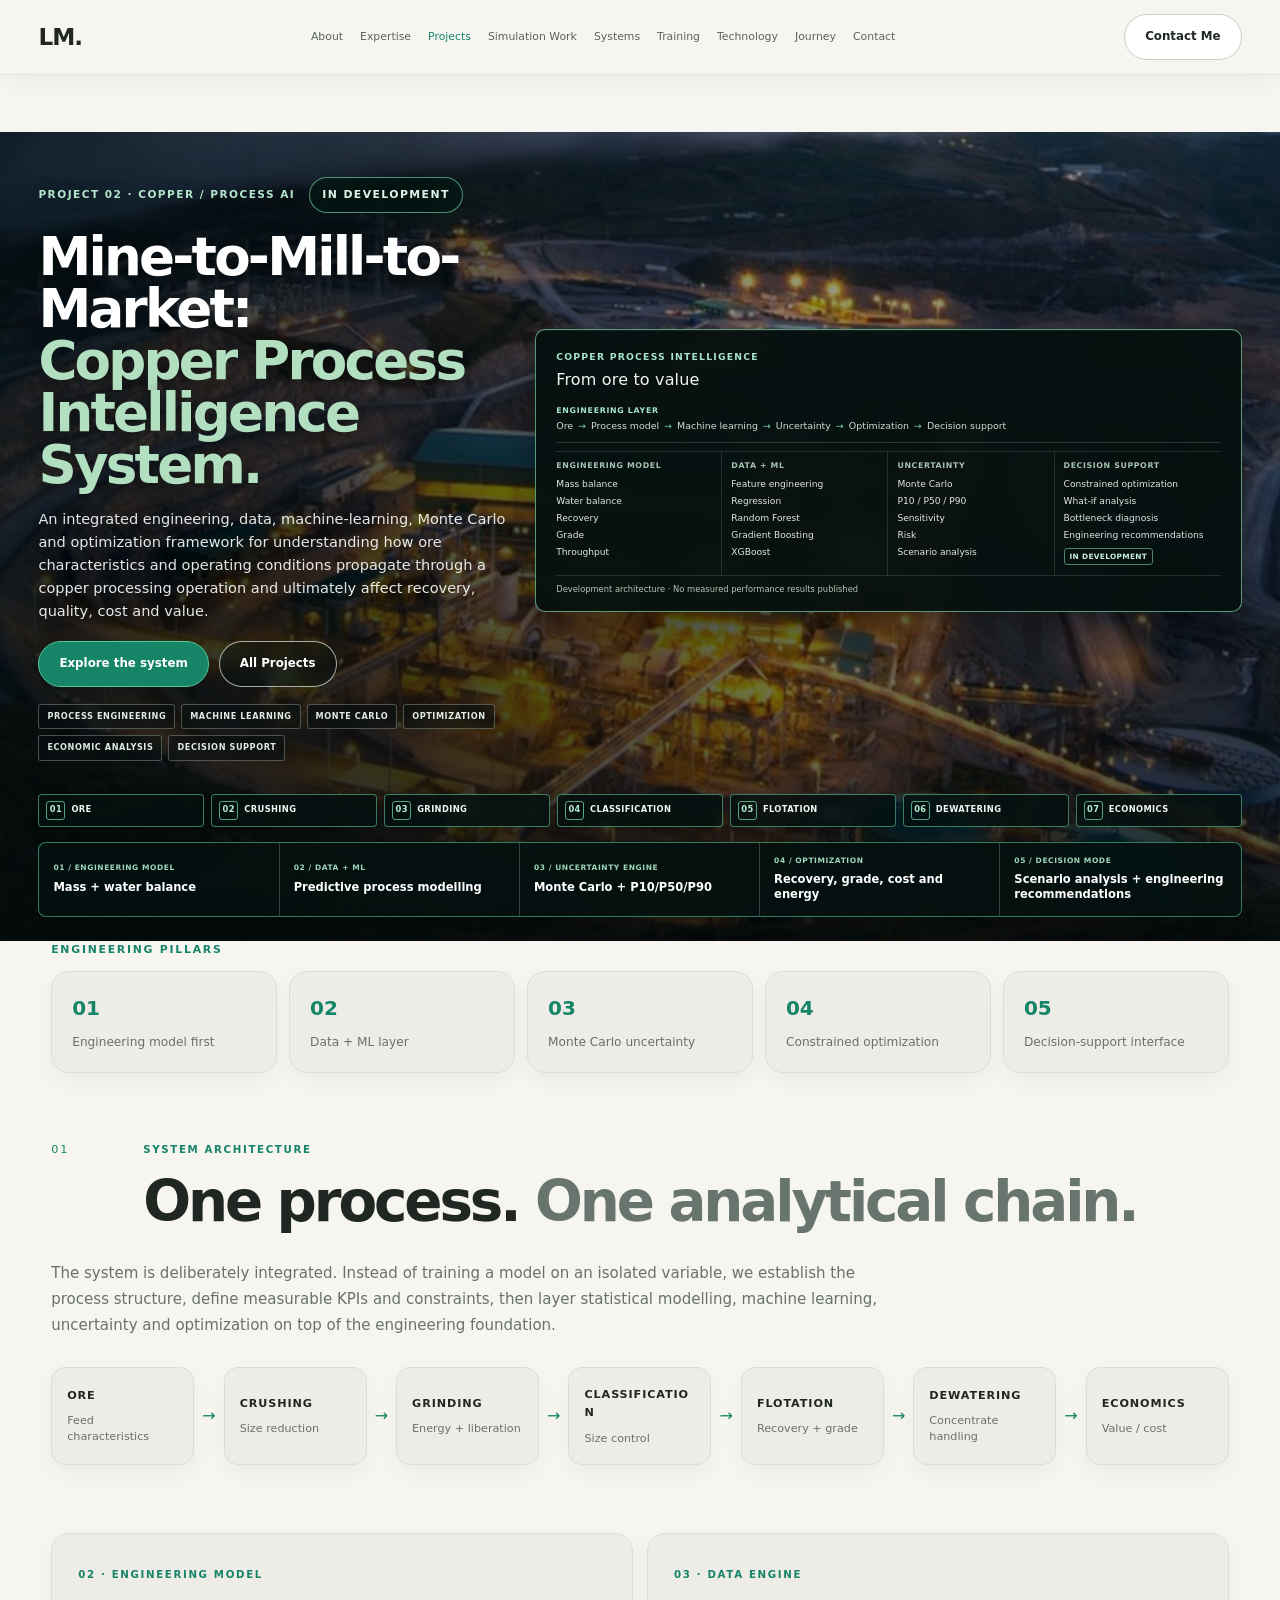
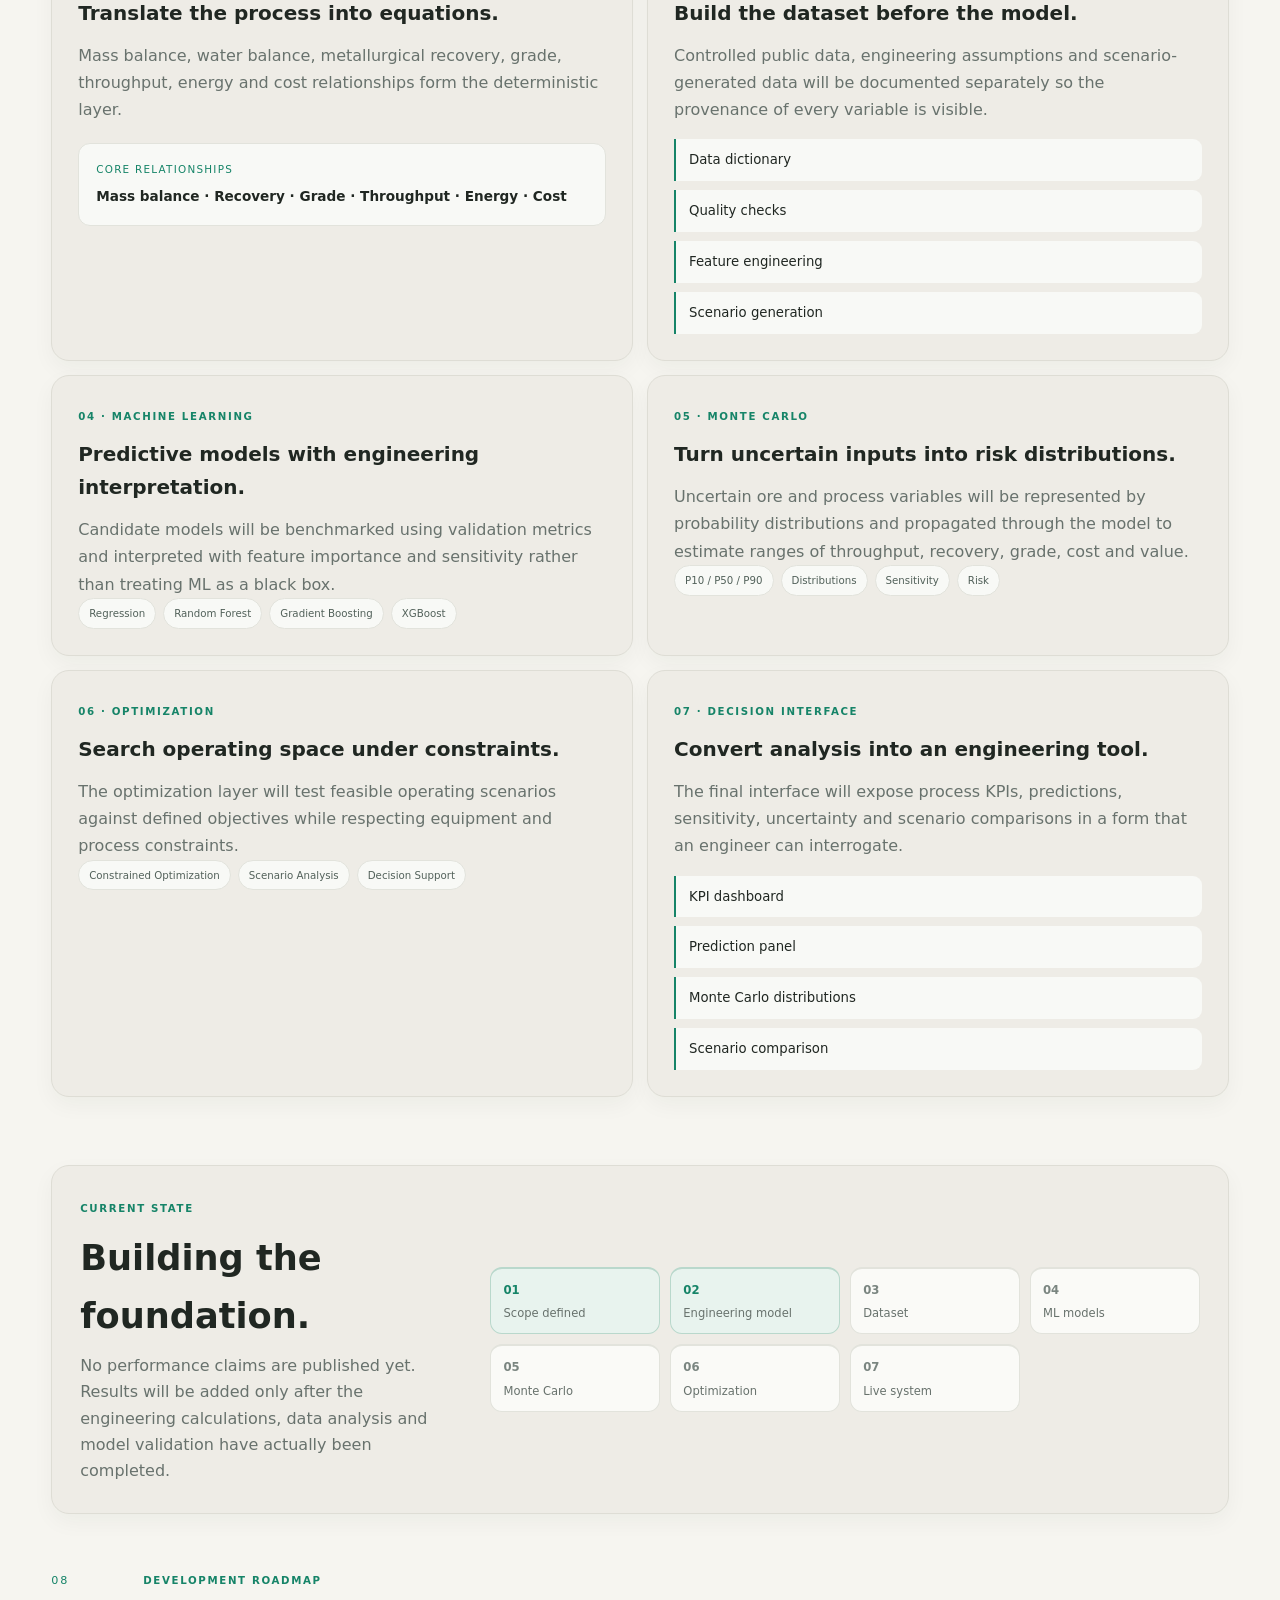
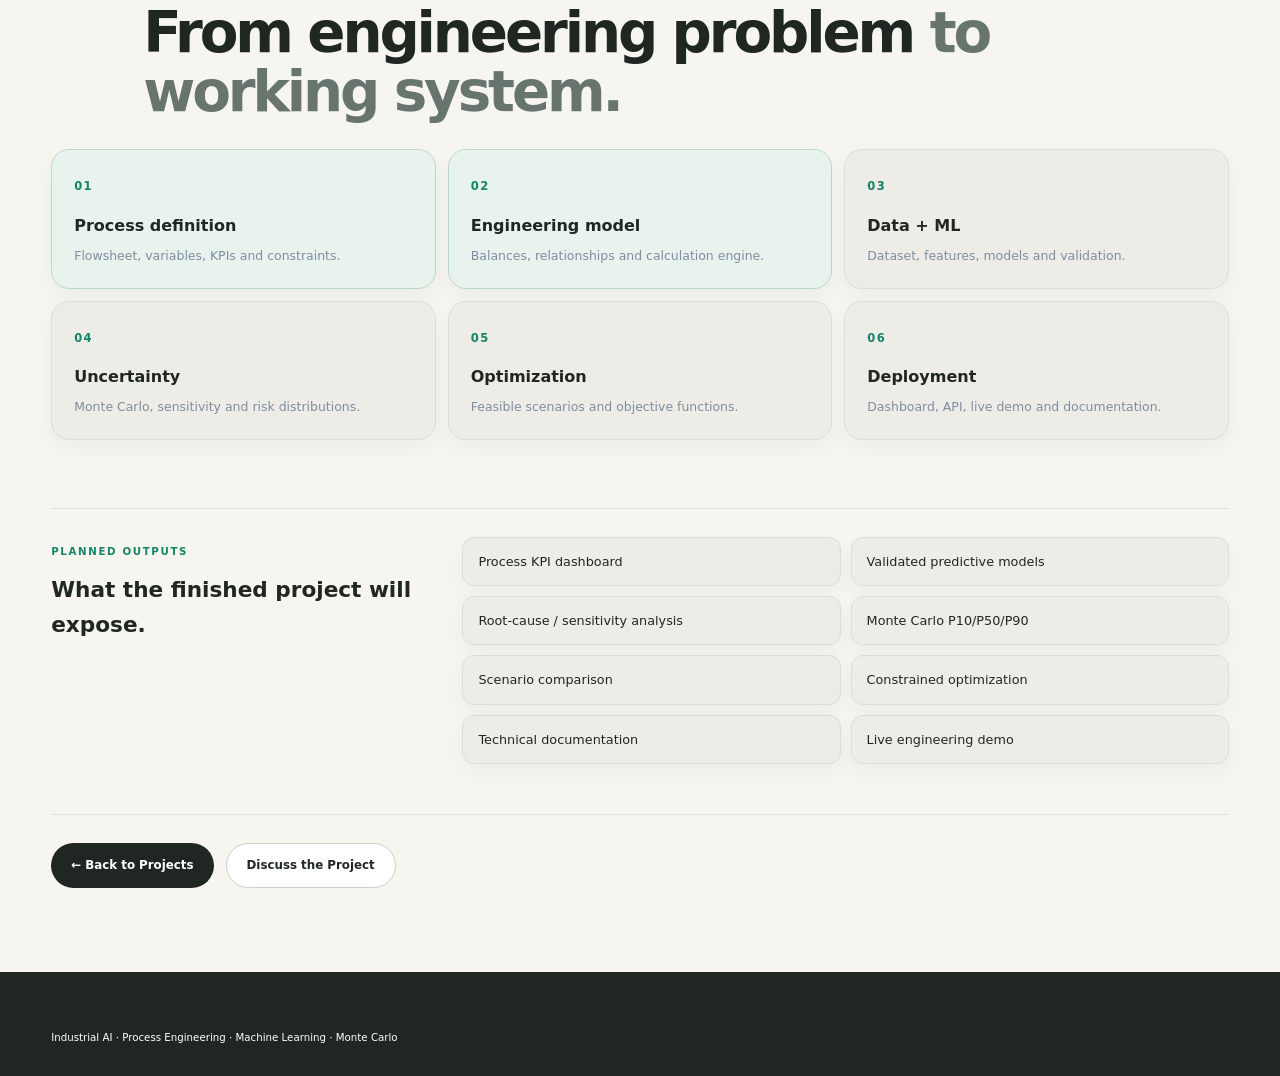
<file: project-copper.html>
<!DOCTYPE html>
<html lang="en">
<head>
<meta charset="UTF-8"><meta name="viewport" content="width=device-width, initial-scale=1.0">
<title>Project 02 — Copper Process Intelligence System | Levy Mukopeka</title>
<link rel="stylesheet" href="style.css">
</head>
<body>
<header class="navbar"><div class="nav-inner">
<a class="brand" href="index.html">LM<span>.</span></a>
<nav class="nav-links" id="site-navigation" aria-label="Main navigation"><a href="index.html#about">About</a><a href="index.html#expertise">Expertise</a><a class="active" href="index.html#projects">Projects</a><a href="index.html#simulation">Simulation Work</a><a href="index.html#systems">Systems</a><a href="index.html#training">Training</a><a href="index.html#technology">Technology</a><a href="index.html#journey">Journey</a><a href="index.html#contact">Contact</a></nav>
<button class="mobile-menu-toggle" type="button" aria-expanded="false" aria-controls="site-navigation">Menu</button>
<a class="button button-secondary nav-contact" href="index.html#contact">Contact Me</a>
</div></header>
<main>
<section class="project-detail project-copper-v8 case-study">
<div class="section-container">
<section class="copper-product-hero" aria-labelledby="copper-hero-title">
  <div class="copper-industrial-media" aria-hidden="true"><img class="copper-industrial-bg" src="assets/projects/copper-industrial-hero.jfif" alt=""></div>
  <div class="copper-industrial-overlay" aria-hidden="true"></div>
  <div class="copper-industrial-layout">
    <div class="copper-hero-copy">
      <div class="detail-kicker"><span class="section-label">PROJECT 02 · COPPER / PROCESS AI</span><span class="detail-status">IN DEVELOPMENT</span></div>
      <h1 id="copper-hero-title">Mine-to-Mill-to-Market:<br><span>Copper Process Intelligence System.</span></h1>
      <p class="copper-lead">An integrated engineering, data, machine-learning, Monte Carlo and optimization framework for understanding how ore characteristics and operating conditions propagate through a copper processing operation and ultimately affect recovery, quality, cost and value.</p>
      <div class="detail-actions"><a class="button button-primary" href="#architecture">Explore the system</a><a class="button button-secondary" href="index.html#projects">All Projects</a></div>
      <div class="copper-capabilities" aria-label="Project capabilities"><span>PROCESS ENGINEERING</span><span>MACHINE LEARNING</span><span>MONTE CARLO</span><span>OPTIMIZATION</span><span>ECONOMIC ANALYSIS</span><span>DECISION SUPPORT</span></div>
    </div>
    <aside class="copper-intelligence-panel" aria-label="Copper Process Intelligence development architecture">
      <div class="copper-intelligence-heading"><span>COPPER PROCESS INTELLIGENCE</span><h2>From ore to value</h2></div>
      <p class="copper-intelligence-flow"><b>ENGINEERING LAYER</b><span>Ore</span><i>→</i><span>Process model</span><i>→</i><span>Machine learning</span><i>→</i><span>Uncertainty</span><i>→</i><span>Optimization</span><i>→</i><span>Decision support</span></p>
      <div class="copper-intelligence-grid">
        <section><h3>ENGINEERING MODEL</h3><ul><li>Mass balance</li><li>Water balance</li><li>Recovery</li><li>Grade</li><li>Throughput</li></ul></section>
        <section><h3>DATA + ML</h3><ul><li>Feature engineering</li><li>Regression</li><li>Random Forest</li><li>Gradient Boosting</li><li>XGBoost</li></ul></section>
        <section><h3>UNCERTAINTY</h3><ul><li>Monte Carlo</li><li>P10 / P50 / P90</li><li>Sensitivity</li><li>Risk</li><li>Scenario analysis</li></ul></section>
        <section><h3>DECISION SUPPORT</h3><ul><li>Constrained optimization</li><li>What-if analysis</li><li>Bottleneck diagnosis</li><li>Engineering recommendations</li><li class="copper-development-state">IN DEVELOPMENT</li></ul></section>
      </div>
      <p class="copper-intelligence-note">Development architecture · No measured performance results published</p>
    </aside>
    <ol class="copper-process-markers" aria-label="Copper process stages">
      <li><span>01</span> ORE</li><li><span>02</span> CRUSHING</li><li><span>03</span> GRINDING</li><li><span>04</span> CLASSIFICATION</li><li><span>05</span> FLOTATION</li><li><span>06</span> DEWATERING</li><li><span>07</span> ECONOMICS</li>
    </ol>
    <div class="copper-command-strip" aria-label="Engineering capabilities">
      <div class="copper-command-item"><span class="copper-command-label">01 / ENGINEERING MODEL</span><strong>Mass + water balance</strong></div>
      <div class="copper-command-item"><span class="copper-command-label">02 / DATA + ML</span><strong>Predictive process modelling</strong></div>
      <div class="copper-command-item"><span class="copper-command-label">03 / UNCERTAINTY ENGINE</span><strong>Monte Carlo + P10/P50/P90</strong></div>
      <div class="copper-command-item"><span class="copper-command-label">04 / OPTIMIZATION</span><strong>Recovery, grade, cost and energy</strong></div>
      <div class="copper-command-item"><span class="copper-command-label">05 / DECISION MODE</span><strong>Scenario analysis + engineering recommendations</strong></div>
    </div>
  </div>
</section>

<section class="copper-pillars" aria-label="Engineering pillars">
<p class="section-label">ENGINEERING PILLARS</p>
<div class="copper-metrics">
<div><strong>01</strong><span>Engineering model first</span></div><div><strong>02</strong><span>Data + ML layer</span></div><div><strong>03</strong><span>Monte Carlo uncertainty</span></div><div><strong>04</strong><span>Constrained optimization</span></div><div><strong>05</strong><span>Decision-support interface</span></div>
</div>
</section>

<section id="architecture" class="copper-architecture">
<div class="section-heading"><span class="section-number">01</span><div><p class="section-label">SYSTEM ARCHITECTURE</p><h2>One process. <span>One analytical chain.</span></h2></div></div>
<p class="project-intro-copy">The system is deliberately integrated. Instead of training a model on an isolated variable, we establish the process structure, define measurable KPIs and constraints, then layer statistical modelling, machine learning, uncertainty and optimization on top of the engineering foundation.</p>
<div class="copper-flow-v8">
<div class="flow-node"><b>ORE</b><small>Feed characteristics</small></div><i>→</i><div class="flow-node"><b>CRUSHING</b><small>Size reduction</small></div><i>→</i><div class="flow-node"><b>GRINDING</b><small>Energy + liberation</small></div><i>→</i><div class="flow-node"><b>CLASSIFICATION</b><small>Size control</small></div><i>→</i><div class="flow-node"><b>FLOTATION</b><small>Recovery + grade</small></div><i>→</i><div class="flow-node"><b>DEWATERING</b><small>Concentrate handling</small></div><i>→</i><div class="flow-node"><b>ECONOMICS</b><small>Value / cost</small></div>
</div>
</section>

<div class="copper-build-grid">
<div class="detail-block"><span class="section-label">02 · ENGINEERING MODEL</span><h3>Translate the process into equations.</h3><p>Mass balance, water balance, metallurgical recovery, grade, throughput, energy and cost relationships form the deterministic layer.</p><div class="formula-card"><span>Core relationships</span><strong>Mass balance · Recovery · Grade · Throughput · Energy · Cost</strong></div></div>
<div class="detail-block"><span class="section-label">03 · DATA ENGINE</span><h3>Build the dataset before the model.</h3><p>Controlled public data, engineering assumptions and scenario-generated data will be documented separately so the provenance of every variable is visible.</p><div class="detail-list"><div>Data dictionary</div><div>Quality checks</div><div>Feature engineering</div><div>Scenario generation</div></div></div>
<div class="detail-block"><span class="section-label">04 · MACHINE LEARNING</span><h3>Predictive models with engineering interpretation.</h3><p>Candidate models will be benchmarked using validation metrics and interpreted with feature importance and sensitivity rather than treating ML as a black box.</p><div class="tags"><span>Regression</span><span>Random Forest</span><span>Gradient Boosting</span><span>XGBoost</span></div></div>
<div class="detail-block"><span class="section-label">05 · MONTE CARLO</span><h3>Turn uncertain inputs into risk distributions.</h3><p>Uncertain ore and process variables will be represented by probability distributions and propagated through the model to estimate ranges of throughput, recovery, grade, cost and value.</p><div class="tags"><span>P10 / P50 / P90</span><span>Distributions</span><span>Sensitivity</span><span>Risk</span></div></div>
<div class="detail-block"><span class="section-label">06 · OPTIMIZATION</span><h3>Search operating space under constraints.</h3><p>The optimization layer will test feasible operating scenarios against defined objectives while respecting equipment and process constraints.</p><div class="tags"><span>Constrained Optimization</span><span>Scenario Analysis</span><span>Decision Support</span></div></div>
<div class="detail-block"><span class="section-label">07 · DECISION INTERFACE</span><h3>Convert analysis into an engineering tool.</h3><p>The final interface will expose process KPIs, predictions, sensitivity, uncertainty and scenario comparisons in a form that an engineer can interrogate.</p><div class="detail-list"><div>KPI dashboard</div><div>Prediction panel</div><div>Monte Carlo distributions</div><div>Scenario comparison</div></div></div>
</div>

<section class="copper-status">
<div><span class="section-label">CURRENT STATE</span><h2>Building the foundation.</h2><p>No performance claims are published yet. Results will be added only after the engineering calculations, data analysis and model validation have actually been completed.</p></div>
<div class="status-track"><div class="status-done"><b>01</b><span>Scope defined</span></div><div class="status-active"><b>02</b><span>Engineering model</span></div><div><b>03</b><span>Dataset</span></div><div><b>04</b><span>ML models</span></div><div><b>05</b><span>Monte Carlo</span></div><div><b>06</b><span>Optimization</span></div><div><b>07</b><span>Live system</span></div></div>
</section>

<section class="copper-roadmap-v8">
<div class="section-heading"><span class="section-number">08</span><div><p class="section-label">DEVELOPMENT ROADMAP</p><h2>From engineering problem <span>to working system.</span></h2></div></div>
<div class="roadmap-grid roadmap-v8"><div class="roadmap-step active"><strong>01</strong><h4>Process definition</h4><p>Flowsheet, variables, KPIs and constraints.</p></div><div class="roadmap-step active"><strong>02</strong><h4>Engineering model</h4><p>Balances, relationships and calculation engine.</p></div><div class="roadmap-step"><strong>03</strong><h4>Data + ML</h4><p>Dataset, features, models and validation.</p></div><div class="roadmap-step"><strong>04</strong><h4>Uncertainty</h4><p>Monte Carlo, sensitivity and risk distributions.</p></div><div class="roadmap-step"><strong>05</strong><h4>Optimization</h4><p>Feasible scenarios and objective functions.</p></div><div class="roadmap-step"><strong>06</strong><h4>Deployment</h4><p>Dashboard, API, live demo and documentation.</p></div></div>
</section>

<section class="copper-output-grid">
<div><span class="section-label">PLANNED OUTPUTS</span><h3>What the finished project will expose.</h3></div>
<div class="output-list"><span>Process KPI dashboard</span><span>Validated predictive models</span><span>Root-cause / sensitivity analysis</span><span>Monte Carlo P10/P50/P90</span><span>Scenario comparison</span><span>Constrained optimization</span><span>Technical documentation</span><span>Live engineering demo</span></div>
</section>

<div class="detail-actions final-actions"><a class="button button-primary" href="index.html#projects">← Back to Projects</a><a class="button button-secondary" href="index.html#contact">Discuss the Project</a></div>
</div></section>
</main>
<footer class="footer"><div class="section-container"><div>LM<span>.</span></div><p>Industrial AI · Process Engineering · Machine Learning · Monte Carlo</p></div></footer>
<script src="app.js"></script>
</body></html>
</file>
<file: style.css>
*{margin:0;padding:0;box-sizing:border-box}
html{scroll-behavior:smooth;scroll-padding-top:84px}body{font-family:Arial,Helvetica,sans-serif;background:var(--bg);color:var(--text);line-height:1.6;overflow-x:hidden}a{color:inherit;text-decoration:none}
.navbar{position:fixed;top:0;left:0;width:100%;z-index:1000;background:rgba(8,11,15,.9);backdrop-filter:blur(18px);border-bottom:1px solid var(--border)}.nav-container{width:min(94%,var(--max));min-height:74px;margin:auto;display:flex;align-items:center;justify-content:space-between;gap:20px}.logo{font-size:1.55rem;font-weight:800;letter-spacing:-1px}.logo span,.footer-brand span{color:var(--accent)}.nav-links{display:flex;gap:17px;align-items:center;justify-content:center}.nav-links a{font-size:.64rem;color:var(--muted);white-space:nowrap;transition:.2s}.nav-links a:hover,.nav-links a.active{color:var(--accent)}.nav-button{font-size:.68rem;color:var(--accent);border:1px solid var(--accent);padding:10px 15px;white-space:nowrap}.nav-button:hover{background:var(--accent);color:#06110c}
.hero{min-height:100vh;padding-top:74px;display:flex;align-items:center;position:relative;overflow:hidden}.hero-grid{position:absolute;inset:0;background-image:linear-gradient(rgba(255,255,255,.025) 1px,transparent 1px),linear-gradient(90deg,rgba(255,255,255,.025) 1px,transparent 1px);background-size:60px 60px;mask-image:linear-gradient(to bottom,#000,transparent)}.hero-container{width:min(92%,var(--max));margin:auto;display:grid;grid-template-columns:1.08fr .92fr;gap:65px;align-items:center;position:relative;z-index:2}.eyebrow,.section-label,.principle-number,.project-status{color:var(--accent);font-size:.64rem;letter-spacing:2.5px;font-weight:700}.eyebrow{margin-bottom:17px}.eyebrow span{color:var(--muted);margin:0 5px}.hero h1{font-size:clamp(2.9rem,5vw,4.15rem);line-height:1;letter-spacing:-2.5px;margin-bottom:10px}.hero-role{color:var(--accent);font-size:.74rem;letter-spacing:1.7px;text-transform:uppercase;font-weight:700;margin-bottom:24px}.hero h2{font-size:clamp(1.9rem,3.1vw,2.8rem);line-height:1.08;font-weight:400;letter-spacing:-1.3px;margin-bottom:20px;max-width:650px}.hero-description{max-width:650px;color:var(--muted);font-size:.9rem}.hero-actions{display:flex;gap:13px;margin-top:30px}.button{display:inline-flex;align-items:center;justify-content:center;padding:12px 20px;font-size:.74rem;font-weight:700;transition:.25s}.button-primary{background:var(--accent);color:#06110c}.button-primary:hover{background:#65edc4;transform:translateY(-2px)}.button-secondary{border:1px solid var(--border2)}.button-secondary:hover{border-color:var(--accent);color:var(--accent)}
.hero-visual{display:flex;justify-content:center}.system-card{width:min(100%,430px);padding:28px;background:rgba(13,18,24,.92);border:1px solid var(--border);box-shadow:0 30px 100px rgba(0,0,0,.45);animation:float 6s ease-in-out infinite}@keyframes float{0%,100%{transform:translateY(0)}50%{transform:translateY(-8px)}}.system-header{display:flex;align-items:center;gap:10px;color:var(--muted);font-size:.65rem;letter-spacing:2px;margin-bottom:23px}.status-dot{width:8px;height:8px;border-radius:50%;background:var(--accent);box-shadow:0 0 16px var(--accent)}.system-line{height:1px;background:var(--border);margin-bottom:23px}.system-node{padding:15px;border:1px solid var(--border);color:var(--muted);font-size:.66rem;letter-spacing:1px;display:flex;gap:15px}.system-node span{color:var(--accent)}.system-node.active{border-color:rgba(57,217,170,.55);background:rgba(57,217,170,.035);color:var(--text)}.connector{height:23px;width:1px;background:var(--accent);margin-left:20px;opacity:.7}
.section{padding:118px 0}.section-container{width:min(92%,var(--max));margin:auto}.section-heading{display:grid;grid-template-columns:70px 1fr;gap:24px;margin-bottom:55px}.section-number{font-size:.7rem;letter-spacing:2px}.section-label{margin-bottom:15px}.section-heading h2{font-size:clamp(2.55rem,5vw,4.1rem);line-height:.98;letter-spacing:-2.7px;max-width:1000px}.section-heading h2 span{color:#8f9aa7}
.about-grid{display:grid;grid-template-columns:1.05fr .95fr;gap:75px}.about-text p{color:var(--muted);margin-bottom:23px;max-width:720px}.about-text .large-text,.contact-intro .large-text,.simulation-intro .large-text{font-size:1.3rem;line-height:1.5;color:var(--text)}strong{color:var(--text)}.about-principle{display:grid;gap:11px}.principle-card{padding:26px;border:1px solid var(--card-border);background:var(--surface2)}.principle-card h3{font-size:1.18rem;margin:9px 0 7px}.principle-card p{font-size:.8rem;color:var(--muted)}
.expertise-grid{display:grid;grid-template-columns:repeat(3,1fr);border:1px solid var(--border)}.expertise-card{min-height:275px;padding:30px;border-right:1px solid var(--card-border);border-bottom:1px solid var(--card-border);background:var(--surface2)}.expertise-card:nth-child(3n){border-right:0}.expertise-card:nth-last-child(-n+3){border-bottom:0}.featured-card{background:var(--surface2)}.card-number{color:var(--accent);font-size:.65rem;letter-spacing:1px}.expertise-card h3{margin-top:55px;font-size:1.16rem}.expertise-card p{font-size:.78rem;color:var(--muted);margin:11px 0 20px}.tags,.tech-tags{display:flex;flex-wrap:wrap;gap:7px}.tags span,.tech-tags b{font-size:.61rem;font-weight:400;color:#b5c0ca;border:1px solid var(--border2);padding:5px 8px}
.simulation-section{background:linear-gradient(180deg,#080b0f,#0a1014 50%,#080b0f)}.simulation-intro{display:grid;grid-template-columns:1fr 1fr;gap:75px;margin-bottom:30px}.simulation-intro>p{color:var(--muted);font-size:.86rem}.simulation-stats{display:grid;grid-template-columns:repeat(3,1fr);border:1px solid var(--border);margin-bottom:30px}.simulation-stats div{padding:22px;border-right:1px solid var(--border)}.simulation-stats div:last-child{border-right:0}.simulation-stats strong{display:block;color:var(--accent);font-size:.63rem;letter-spacing:1.8px}.simulation-stats span{display:block;color:var(--muted);font-size:.72rem;margin-top:6px}.simulation-gallery{display:grid;grid-template-columns:repeat(3,1fr);border:1px solid var(--border)}.simulation-card{padding:20px;border-right:1px solid var(--card-border);border-bottom:1px solid var(--card-border);background:var(--surface2);cursor:pointer;transition:.25s}.simulation-card:nth-child(3n){border-right:0}.simulation-card:nth-last-child(-n+3){border-bottom:0}.simulation-card:hover{background:#e8e6df;transform:translateY(-3px)}.simulation-card-top{display:flex;justify-content:space-between;color:var(--accent);font-size:.57rem;letter-spacing:1.4px;margin-bottom:15px}.simulation-card-top b{font-weight:400;color:#9aa6b2}.simulation-image{background:#070a0d;border:1px solid var(--border);aspect-ratio:16/9;overflow:hidden}.simulation-image img{width:100%;height:100%;object-fit:cover;display:block;transition:transform .35s ease}.simulation-card:hover img{transform:scale(1.025)}.simulation-card h3{font-size:1.03rem;margin:17px 0 7px}.simulation-card p{font-size:.73rem;color:var(--muted);min-height:62px;margin-bottom:15px}.simulation-note{margin-top:25px;padding:24px;border:1px solid rgba(57,217,170,.22);background:rgba(57,217,170,.025);display:grid;grid-template-columns:180px 1fr;gap:25px}.simulation-note p{color:var(--muted);font-size:.76rem}
.project-intro{max-width:790px;color:var(--muted);font-size:.86rem;margin-bottom:38px}.project-empty-state{display:grid;grid-template-columns:90px 1fr;gap:30px;padding:42px;border:1px solid var(--card-border);background:var(--surface2)}.empty-icon{width:58px;height:58px;border:1px solid var(--accent);display:flex;align-items:center;justify-content:center;color:var(--accent);font-size:.74rem}.project-empty-state h3{font-size:1.5rem;margin:11px 0}.project-empty-state p{color:var(--muted);max-width:760px;font-size:.82rem}.project-methodology{margin-top:21px;border:1px solid var(--border);padding:29px;display:grid;grid-template-columns:1fr 1.5fr;gap:35px}.project-methodology h3{font-size:1.12rem;margin-top:8px}.method-tags{display:flex;flex-wrap:wrap;gap:8px}.method-tags span{font-size:.61rem;border:1px solid var(--border);padding:7px 9px;color:#b8c2cc}
.systems-grid{display:grid;grid-template-columns:repeat(2,1fr);border:1px solid var(--border)}.system-type{padding:40px;border-right:1px solid var(--border);border-bottom:1px solid var(--border);min-height:235px}.system-type:nth-child(2n){border-right:0}.system-type:nth-last-child(-n+2){border-bottom:0}.system-type>span{color:var(--accent);font-size:.64rem}.system-type h3{font-size:1.3rem;margin:27px 0 9px}.system-type p{font-size:.78rem;color:var(--muted);max-width:490px}.system-type strong{display:block;color:var(--accent);font-size:.63rem;letter-spacing:1.5px;margin-top:22px}
.training-section{background:linear-gradient(180deg,#080b0f,#0a1014 45%,#080b0f)}.training-service-intro{display:grid;grid-template-columns:1fr 1fr;gap:75px;padding-bottom:28px}.training-service-intro h3{font-size:1.6rem;line-height:1.2;max-width:630px}.training-service-intro p{color:var(--muted);font-size:.85rem;padding-top:4px}.service-banner{border:1px solid rgba(57,217,170,.3);background:linear-gradient(100deg,rgba(57,217,170,.07),rgba(13,18,24,.7));padding:23px 28px;margin-bottom:25px;display:flex;align-items:center;justify-content:space-between;gap:25px}.service-banner strong{display:block;color:var(--accent);font-size:.7rem;letter-spacing:2px}.service-banner span{display:block;color:#b7c1cb;font-size:.7rem;letter-spacing:1.2px;margin-top:3px}.training-grid{display:grid;grid-template-columns:repeat(3,1fr);border:1px solid var(--border)}.training-card{padding:31px;min-height:420px;border-right:1px solid var(--card-border);background:var(--surface2)}.training-card:last-child{border-right:0}.training-approach{background:var(--surface2)}.training-top{display:flex;justify-content:space-between;color:var(--accent);font-size:.6rem;letter-spacing:1.5px}.training-card h3{font-size:1.4rem;margin:58px 0 11px}.training-card>p{font-size:.77rem;color:var(--muted);min-height:78px}.training-card ul{list-style:none;margin-top:20px;border-top:1px solid var(--border);padding-top:14px}.training-card li{font-size:.7rem;color:#b8c2cc;padding:5px 0}.training-card li::before{content:"— ";color:var(--accent)}.training-evidence{margin-top:25px;padding:30px;border:1px solid var(--border);display:flex;align-items:center;justify-content:space-between;gap:30px}.training-evidence h3{font-size:1.2rem;margin:7px 0}.training-evidence p{color:var(--muted);font-size:.76rem;max-width:760px}
.technology-list{border-top:1px solid var(--border)}.technology-group{display:grid;grid-template-columns:280px 1fr;gap:35px;padding:26px 0;border-bottom:1px solid var(--border)}.technology-group>span{color:var(--accent);font-size:.62rem;letter-spacing:2px;padding-top:6px}.tech-tags b{font-size:.64rem;font-weight:400;padding:7px 10px}
.journey-grid{display:grid;grid-template-columns:1fr 1fr;gap:85px}.journey-copy .large-text{font-size:1.35rem;line-height:1.5;margin-bottom:24px}.journey-copy p:not(.large-text){color:var(--muted);font-size:.84rem;margin-bottom:17px}.journey-steps{border-top:1px solid var(--border)}.journey-item{display:grid;grid-template-columns:55px 1fr;gap:18px;padding:24px 0;border-bottom:1px solid var(--border)}.journey-item>span{color:var(--accent);font-size:.65rem}.journey-item h3{font-size:1.03rem}.journey-item p{font-size:.75rem;color:var(--muted)}
.contact-section{padding-bottom:100px}.contact-grid{display:grid;grid-template-columns:minmax(0,1fr) minmax(260px,.72fr);gap:54px;align-items:center}.contact-copy{display:grid;gap:28px;min-width:0}.contact-portrait{display:flex;justify-content:center;align-items:center;min-width:0}.contact-portrait img{display:block;width:100%;max-width:320px;height:auto;object-fit:contain;border:1px solid var(--card-border);border-radius:var(--radius);box-shadow:none}.contact-intro p{color:var(--muted);max-width:560px;margin-bottom:24px}.contact-actions{display:flex;gap:12px;flex-wrap:wrap}.contact-details{border-top:1px solid var(--border)}.contact-item{display:flex;flex-direction:column;padding:22px 0;border-bottom:1px solid var(--border);transition:.2s}.contact-item span{font-size:.59rem;letter-spacing:2px;color:var(--accent)}.contact-item strong{font-size:.86rem;margin-top:5px;word-break:break-word}.contact-item:hover strong{color:var(--accent)}
.image-modal{position:fixed;inset:0;background:rgba(0,0,0,.9);z-index:2000;display:none;align-items:center;justify-content:center;padding:35px}.image-modal.open{display:flex}.modal-inner{width:min(1200px,94vw);max-height:90vh}.modal-inner img{width:100%;max-height:78vh;object-fit:contain;display:block;border:1px solid var(--border2);background:#050709}.modal-inner div{color:#d9e0e5;font-size:.78rem;margin-top:12px}.modal-close{position:absolute;top:18px;right:24px;width:42px;height:42px;border:1px solid var(--border2);background:var(--surface);color:var(--text);font-size:1.7rem;cursor:pointer}.modal-close:hover{color:var(--accent);border-color:var(--accent)}
.footer{border-top:1px solid var(--border);padding:30px 0}.footer-container{width:min(92%,var(--max));margin:auto;display:flex;justify-content:space-between;gap:30px}.footer-brand{font-weight:800;font-size:1.3rem}.footer p,.footer-right{color:var(--muted);font-size:.64rem}.footer-right{display:flex;gap:25px;align-items:flex-end;flex-direction:column;text-align:right}
.reveal{opacity:0;transform:translateY(22px);transition:opacity .65s ease,transform .65s ease}.reveal.visible{opacity:1;transform:none}
@media(prefers-reduced-motion:reduce){html{scroll-behavior:auto}.reveal,.reveal.visible{opacity:1;transform:none;transition:none}.system-card{animation:none}}

/* PROJECT PORTFOLIO */
.project-grid{display:grid;grid-template-columns:repeat(2,1fr);border:1px solid var(--border);background:var(--surface)}
.project-card{padding:30px;min-height:430px;border-right:1px solid var(--card-border);border-bottom:1px solid var(--card-border);position:relative;transition:.25s;background:var(--surface2)}
.project-card:nth-child(2n){border-right:0}
.project-card:nth-last-child(-n+2){border-bottom:0}
.project-card:hover{background:#e8e6df;transform:translateY(-3px)}
.project-card.project-featured{background:var(--surface2)}
.project-card-top{display:flex;justify-content:space-between;gap:15px;color:var(--accent);font-size:.58rem;letter-spacing:1.5px}
.project-card-top b{font-weight:400;color:#9aa6b2;border:1px solid var(--border);padding:6px 8px;margin-top:-5px}
.project-index{font-size:3.5rem;line-height:1;color:rgba(57,217,170,.14);font-weight:800;margin:35px 0 5px;letter-spacing:-2px}
.project-card h3{font-size:1.42rem;line-height:1.15;margin-bottom:12px;max-width:560px}
.project-card p{font-size:.77rem;color:var(--muted);line-height:1.65;max-width:590px;min-height:78px}
.project-flow{display:flex;flex-wrap:wrap;align-items:center;gap:7px;margin:22px 0 18px;padding-top:16px;border-top:1px solid var(--border);font-size:.55rem;letter-spacing:1px;color:#c3ccd5}
.project-flow i{font-style:normal;color:var(--accent)}
.project-card .tags{margin-bottom:25px}
.project-footer{position:absolute;left:30px;right:30px;bottom:24px;display:flex;justify-content:space-between;gap:12px;color:#7f8b97;font-size:.55rem;letter-spacing:1.5px;border-top:1px solid var(--border);padding-top:13px}
.project-footer span:last-child{color:var(--accent)}
.methodology-copy{font-size:.74rem;color:var(--muted);max-width:540px;margin-top:13px}

@media(max-width:1180px){.nav-links{gap:11px}.nav-links a{font-size:.59rem}.hero-container{gap:40px}.simulation-gallery{grid-template-columns:repeat(2,1fr)}.project-card:nth-child(2n){border-right:0}.simulation-card:nth-child(3n){border-right:1px solid var(--border)}.simulation-card:nth-child(2n){border-right:0}.simulation-card:nth-last-child(-n+3){border-bottom:1px solid var(--border)}.simulation-card:nth-last-child(-n+2){border-bottom:0}}
@media(max-width:1050px){.training-grid{grid-template-columns:1fr}.training-card{border-right:0;border-bottom:1px solid var(--border)}.training-card:last-child{border-bottom:0}.expertise-grid{grid-template-columns:repeat(2,1fr)}.expertise-card:nth-child(3n){border-right:1px solid var(--border)}.expertise-card:nth-child(2n){border-right:0}.expertise-card:nth-last-child(-n+3){border-bottom:1px solid var(--border)}.expertise-card:nth-last-child(-n+2){border-bottom:0}}
@media(max-width:820px){.nav-button{display:none}.nav-links{display:none}.hero-container,.about-grid,.simulation-intro,.training-service-intro,.journey-grid{grid-template-columns:1fr}.contact-grid{grid-template-columns:1fr;gap:34px}.hero{padding:125px 0 85px}.hero-visual{margin-top:18px}.section{padding:88px 0}.section-heading{grid-template-columns:45px 1fr;gap:12px}.section-heading h2{font-size:2.55rem}.expertise-grid,.systems-grid,.simulation-gallery,.project-grid{grid-template-columns:1fr}.expertise-card,.system-type,.simulation-card,.project-card{border-right:0!important;border-bottom:1px solid var(--border)!important}.expertise-card:last-child,.system-type:last-child,.simulation-card:last-child,.project-card:last-child{border-bottom:0!important}.project-methodology{grid-template-columns:1fr}.technology-group{grid-template-columns:1fr;gap:13px}.service-banner,.training-evidence{align-items:flex-start;flex-direction:column}.simulation-stats{grid-template-columns:1fr}.simulation-stats div{border-right:0;border-bottom:1px solid var(--border)}.simulation-stats div:last-child{border-bottom:0}.simulation-note{grid-template-columns:1fr;gap:8px}.footer-container{flex-direction:column}.footer-right{text-align:left;align-items:flex-start}}
@media(max-width:520px){.hero h1{font-size:2.85rem;letter-spacing:-2px}.hero h2{font-size:2rem}.section-heading h2{font-size:2.2rem}.hero-actions,.contact-actions{flex-direction:column}.button{width:100%}.project-empty-state{grid-template-columns:1fr}.system-card{padding:21px}.training-card{min-height:auto}.training-card h3{margin-top:42px}.simulation-card{padding:15px}.image-modal{padding:15px}.modal-close{top:10px;right:10px}}


/* Project detail page */
.project-detail{padding:150px 0 90px}.project-detail-hero{max-width:1050px}.project-detail-hero h1{font-size:clamp(3rem,7vw,6.5rem);line-height:.95;margin:18px 0 28px;letter-spacing:-.05em}.project-detail-hero h1 span{color:#8f9aaa}.project-detail-hero .lead{max-width:850px;font-size:1.12rem;line-height:1.8;color:#9eabbc}.detail-status{display:inline-flex;border:1px solid #28594f;color:#3fe0b2;padding:9px 14px;font-size:.72rem;letter-spacing:.14em}.detail-grid{display:grid;grid-template-columns:1fr 1fr;gap:1px;background:#20262e;margin-top:70px;border:1px solid #20262e}.detail-block{background:#0b0f14;padding:34px}.detail-block h3{margin:10px 0 12px;font-size:1.35rem}.detail-block p{color:#94a2b4;line-height:1.75}.detail-block.full{grid-column:1/-1}.process-chain{display:flex;flex-wrap:wrap;gap:8px;align-items:center;margin-top:22px}.process-chain span{border:1px solid #29323d;padding:10px 13px;font-size:.72rem;letter-spacing:.08em;color:#c6d0dc}.process-chain i{color:#32d8a8;font-style:normal}.detail-list{display:grid;gap:10px;margin-top:18px}.detail-list div{border-left:2px solid #25cfa0;padding:10px 14px;background:#0d1319;color:#b6c1cf}.detail-roadmap{margin-top:70px}.detail-roadmap h2{font-size:clamp(2.3rem,5vw,4.5rem);line-height:1;letter-spacing:-.04em}.roadmap-grid{display:grid;grid-template-columns:repeat(5,1fr);gap:12px;margin-top:35px}.roadmap-step{border:1px solid #242b34;padding:22px;min-height:130px}.roadmap-step strong{color:#3fe0b2;font-size:.72rem;letter-spacing:.12em}.roadmap-step h4{margin:18px 0 0;font-size:1rem}.detail-actions{display:flex;gap:12px;margin-top:35px}.project-footer a{color:#39ddb0;text-decoration:none;font-size:.72rem;letter-spacing:.12em}.project-footer a:hover{color:#fff}@media(max-width:850px){.detail-grid{grid-template-columns:1fr}.detail-block.full{grid-column:auto}.roadmap-grid{grid-template-columns:1fr 1fr}}@media(max-width:560px){.roadmap-grid{grid-template-columns:1fr}.detail-actions{flex-direction:column}.project-detail{padding-top:120px}}

/* ===================== V8 PROJECT SYSTEM ===================== */
.project-clickable{position:relative}.project-open{font-weight:700;letter-spacing:.08em}.project-spotlight{margin-top:26px;border:1px solid var(--card-border);background:var(--surface2);padding:30px 32px;display:flex;align-items:center;justify-content:space-between;gap:30px}.project-spotlight h3{font-size:24px;margin:8px 0 8px}.project-spotlight p{max-width:780px;color:#9aa8ba;margin:0;line-height:1.7}.project-spotlight .button{white-space:nowrap}.detail-kicker{display:flex;justify-content:space-between;align-items:center;margin-bottom:22px}.copper-hero-v8{padding-bottom:54px}.copper-hero-v8 h1{max-width:1050px}.copper-metrics{display:grid;grid-template-columns:repeat(5,1fr);border:1px solid #202832;margin:0 0 85px}.copper-metrics>div{padding:24px 22px;border-right:1px solid #202832}.copper-metrics>div:last-child{border-right:0}.copper-metrics strong{display:block;color:#2ed8ad;font-size:22px;margin-bottom:9px}.copper-metrics span{color:#8f9caf;font-size:13px;line-height:1.5}.copper-architecture{margin-bottom:80px}.project-intro-copy{max-width:850px;color:#98a6b9;line-height:1.8;font-size:16px}.copper-flow-v8{margin-top:38px;display:flex;align-items:stretch;gap:8px;overflow-x:auto;padding-bottom:10px}.copper-flow-v8 .flow-node{min-width:132px;border:1px solid #26313a;background:#0d1319;padding:18px 15px;display:flex;flex-direction:column;justify-content:center}.copper-flow-v8 .flow-node b{font-size:12px;letter-spacing:.09em;color:#e8edf3}.copper-flow-v8 .flow-node small{color:#748397;margin-top:8px;font-size:11px;line-height:1.4}.copper-flow-v8 i{display:flex;align-items:center;color:#2ed8ad;font-style:normal}.copper-build-grid{display:grid;grid-template-columns:repeat(2,1fr);gap:1px;background:#202832;margin-bottom:80px}.copper-build-grid .detail-block{background:#0b1016;min-height:300px}.formula-card{margin-top:25px;border:1px solid #26313a;padding:17px;background:#0d141a}.formula-card span{display:block;color:#2ed8ad;text-transform:uppercase;letter-spacing:.12em;font-size:10px;margin-bottom:9px}.formula-card strong{font-size:14px;color:#dbe2ea;line-height:1.6}.copper-status{border:1px solid #253039;background:linear-gradient(110deg,#0c1918,#0b1016);padding:34px;margin-bottom:85px;display:grid;grid-template-columns:.85fr 1.5fr;gap:45px;align-items:center}.copper-status h2{font-size:34px;margin:8px 0 10px}.copper-status p{color:#91a0b3;line-height:1.7}.status-track{display:grid;grid-template-columns:repeat(7,1fr);gap:8px}.status-track>div{border-top:2px solid #27313a;padding-top:12px;color:#718095}.status-track b{display:block;color:#58677b;font-size:12px;margin-bottom:7px}.status-track span{font-size:11px;line-height:1.3;display:block}.status-track .status-done{border-color:#2ed8ad}.status-track .status-done b,.status-track .status-active b{color:#2ed8ad}.status-track .status-active{border-color:#2ed8ad;background:rgba(46,216,173,.05);padding:12px 8px 8px}.copper-roadmap-v8{margin-bottom:75px}.roadmap-v8{grid-template-columns:repeat(3,1fr)}.roadmap-v8 .roadmap-step{min-height:170px}.roadmap-v8 .roadmap-step.active{border-color:rgba(46,216,173,.45);background:rgba(46,216,173,.035)}.roadmap-v8 .roadmap-step p{color:#7f8da0;font-size:12px;line-height:1.5;margin-top:8px}.copper-output-grid{display:grid;grid-template-columns:.8fr 1.6fr;border-top:1px solid #202832;padding-top:35px;margin-bottom:65px;gap:45px}.copper-output-grid h3{font-size:24px;margin-top:8px}.output-list{display:grid;grid-template-columns:repeat(2,1fr);gap:10px}.output-list span{border:1px solid #252f38;padding:14px 15px;color:#a6b1c0;font-size:13px;background:#0b1016}.final-actions{border-top:1px solid #202832;padding-top:35px;margin-top:10px}
@media(max-width:900px){.project-spotlight{flex-direction:column;align-items:flex-start}.copper-metrics{grid-template-columns:repeat(2,1fr)}.copper-metrics>div:nth-child(2n){border-right:0}.copper-build-grid{grid-template-columns:1fr}.copper-status{grid-template-columns:1fr}.status-track{grid-template-columns:repeat(2,1fr)}.roadmap-v8{grid-template-columns:1fr}.copper-output-grid{grid-template-columns:1fr}.output-list{grid-template-columns:1fr}.detail-kicker{align-items:flex-start;gap:20px;flex-wrap:wrap}}


/* ===================== V9 COAL PROJECT ===================== */
.project-coal-card{background:linear-gradient(145deg,rgba(12,39,35,.62),rgba(10,15,20,.92))}.coal-detail{padding-bottom:100px}.coal-hero{max-width:1100px}.coal-hero h1{font-size:clamp(3.2rem,7vw,6.4rem);line-height:.94;letter-spacing:-.055em;margin:16px 0 28px}.coal-hero h1 span{color:#8f9aaa}.coal-lead{max-width:900px;color:#9aa8ba;font-size:1.08rem;line-height:1.85}.coal-metrics{display:grid;grid-template-columns:repeat(4,1fr);border:1px solid #202832;margin:65px 0 78px}.coal-metrics>div{padding:24px;border-right:1px solid #202832}.coal-metrics>div:last-child{border-right:0}.coal-metrics strong{display:block;color:#39d9aa;font-size:23px;margin-bottom:7px}.coal-metrics span{font-size:12px;color:#8997a8;line-height:1.5}.coal-feature{display:grid;grid-template-columns:1.05fr .95fr;gap:1px;background:#202832;border:1px solid #202832;margin-bottom:75px}.coal-feature-copy,.coal-feature-image{background:#0b1016;padding:34px}.coal-feature-copy h2{font-size:30px;line-height:1.1;margin:8px 0 15px}.coal-feature-copy p{color:#93a1b3;line-height:1.75}.coal-feature-image{display:flex;align-items:center;justify-content:center}.coal-feature-image img{width:100%;height:auto;border:1px solid #27313a;display:block}.coal-caption{color:#718095;font-size:11px;line-height:1.5;margin-top:10px}.coal-architecture{margin-bottom:78px}.coal-flow{display:grid;grid-template-columns:repeat(7,1fr);gap:8px;margin-top:28px}.coal-flow .flow-node{border:1px solid #26313a;background:#0d1319;padding:18px 13px;min-height:105px}.coal-flow .flow-node strong{display:block;color:#e7edf3;font-size:11px;letter-spacing:.08em}.coal-flow .flow-node span{display:block;color:#718095;font-size:10px;line-height:1.45;margin-top:8px}.coal-flow .flow-arrow{display:none}.coal-question-grid{display:grid;grid-template-columns:repeat(5,1fr);gap:1px;background:#202832;border:1px solid #202832;margin:28px 0 78px}.coal-question{background:#0b1016;padding:23px;min-height:145px}.coal-question strong{color:#39d9aa;font-size:11px;letter-spacing:.12em}.coal-question h3{font-size:17px;line-height:1.25;margin:14px 0 7px}.coal-question p{color:#7f8da0;font-size:11px;line-height:1.5}.coal-module-grid{display:grid;grid-template-columns:repeat(2,1fr);gap:1px;background:#202832;border:1px solid #202832;margin-top:30px}.coal-module{background:#0b1016;padding:30px;min-height:245px}.coal-module .module-no{color:#39d9aa;font-size:10px;letter-spacing:.16em}.coal-module h3{font-size:21px;margin:10px 0}.coal-module p{color:#8e9cad;font-size:13px;line-height:1.7}.coal-module ul{margin-top:14px;padding-left:18px;color:#aab5c2;font-size:12px;line-height:1.8}.coal-models{margin:75px 0}.model-table{width:100%;border-collapse:collapse;border:1px solid #252f38;background:#0b1016}.model-table th,.model-table td{text-align:left;padding:14px 16px;border-bottom:1px solid #202832;font-size:12px}.model-table th{color:#39d9aa;text-transform:uppercase;letter-spacing:.1em;font-size:10px}.model-table td{color:#9aa8ba}.model-table tr:last-child td{border-bottom:0}.coal-disclaimer{border:1px solid #29333c;background:linear-gradient(110deg,#0d1719,#0b1016);padding:28px 30px;margin-top:65px}.coal-disclaimer strong{color:#39d9aa}.coal-disclaimer p{color:#8795a7;margin-top:9px;font-size:12px;line-height:1.7}.coal-related{margin-top:78px}.coal-related-grid{display:grid;grid-template-columns:repeat(3,1fr);gap:12px;margin-top:28px}.coal-related-card{border:1px solid #252f38;padding:22px;background:#0b1016}.coal-related-card span{color:#39d9aa;font-size:10px;letter-spacing:.12em}.coal-related-card h3{font-size:17px;margin:10px 0 7px}.coal-related-card p{color:#7f8da0;font-size:11px;line-height:1.6}.coal-final{margin-top:70px;border-top:1px solid #202832;padding-top:35px}@media(max-width:950px){.coal-feature{grid-template-columns:1fr}.coal-metrics{grid-template-columns:repeat(2,1fr)}.coal-metrics>div:nth-child(2n){border-right:0}.coal-flow{grid-template-columns:repeat(2,1fr)}.coal-question-grid{grid-template-columns:1fr 1fr}.coal-module-grid{grid-template-columns:1fr}.coal-related-grid{grid-template-columns:1fr}}@media(max-width:600px){.coal-metrics{grid-template-columns:1fr}.coal-metrics>div{border-right:0;border-bottom:1px solid #202832}.coal-metrics>div:last-child{border-bottom:0}.coal-question-grid{grid-template-columns:1fr}.coal-flow{grid-template-columns:1fr}.coal-hero h1{font-size:3.2rem}.coal-feature-copy,.coal-feature-image{padding:22px}}

/* ===================== V10 DEEP COAL CASE STUDY ===================== */
.coal-hero-deep{padding-bottom:20px}.coal-problem{margin:0 0 78px}.coal-problem-grid{display:grid;grid-template-columns:1.2fr .8fr;gap:1px;background:#202832;border:1px solid #202832}.problem-main{background:#0b1016;padding:34px}.problem-main p{color:#9aa8ba;line-height:1.8;font-size:15px;max-width:780px}.problem-chain{background:#0d1319;padding:34px;display:flex;flex-direction:column;justify-content:center;gap:10px}.problem-chain span{border:1px solid #29333c;padding:13px;color:#b8c3d0;font-size:11px;letter-spacing:.08em}.problem-chain b{color:#39d9aa;font-size:16px;text-align:center}.coal-target-grid{display:grid;grid-template-columns:repeat(3,1fr);gap:1px;background:#202832;border:1px solid #202832;border-top:0}.coal-target-grid>div{background:#0b1016;padding:23px}.coal-target-grid span{display:block;color:#39d9aa;font-size:10px;letter-spacing:.13em;margin-bottom:10px}.coal-target-grid strong{color:#dce3eb;font-size:13px;line-height:1.5}.coal-flow-deep{grid-template-columns:repeat(7,1fr)}.coal-regression{margin:78px 0}.regression-layout{display:grid;grid-template-columns:.9fr 1.1fr;gap:32px;align-items:start}.formula-card{border:1px solid #29333c;background:#0d141a;padding:22px;margin-top:25px}.formula-card span{display:block;color:#39d9aa;font-size:10px;letter-spacing:.13em;text-transform:uppercase;margin-bottom:10px}.formula-card strong{display:block;color:#e6ecf2;font-size:14px;line-height:1.7}.formula-card small{display:block;color:#77869a;font-size:11px;line-height:1.6;margin-top:10px}.model-method-grid{display:grid;grid-template-columns:repeat(2,1fr);gap:1px;background:#202832;border:1px solid #202832}.model-method-grid>div{background:#0b1016;padding:22px;min-height:130px}.model-method-grid b{display:block;color:#39d9aa;font-size:10px;letter-spacing:.1em}.model-method-grid strong{display:block;color:#e4eaf0;margin-top:10px;font-size:14px}.model-method-grid span{display:block;color:#78879a;font-size:11px;line-height:1.5;margin-top:7px}.coal-validation{margin:78px 0}.metric-def-grid{display:grid;grid-template-columns:repeat(3,1fr);gap:1px;background:#202832;border:1px solid #202832;margin:30px 0}.metric-def-grid>div{background:#0b1016;padding:25px}.metric-def-grid strong{display:block;color:#39d9aa;font-size:25px}.metric-def-grid span{display:block;color:#a0acbb;font-size:12px;line-height:1.5;margin-top:8px}.metric-def-grid em{display:block;color:#6f7e91;font-style:normal;font-size:10px;letter-spacing:.1em;text-transform:uppercase;margin-top:12px}.validation-block{border:1px solid #252f38;background:#0b1016;padding:25px;margin-top:15px}.validation-block h3{margin:0 0 16px;font-size:16px}.table-scroll{overflow-x:auto}.validation-note{display:grid;grid-template-columns:180px 1fr;gap:20px;border:1px solid rgba(57,217,170,.3);background:linear-gradient(110deg,rgba(12,43,38,.5),#0b1016);padding:22px;margin-top:15px}.validation-note strong{color:#39d9aa}.validation-note span{color:#9ba8b9;font-size:12px;line-height:1.7}.coal-influence{margin:78px 0}.comparison-callout{border-left:2px solid #39d9aa;background:#0d1419;padding:20px 23px;margin-top:18px}.comparison-callout strong{color:#39d9aa;font-size:12px}.comparison-callout p{color:#8f9dad;font-size:12px;line-height:1.7;margin:8px 0 0}.evidence-image{border:1px solid #252f38;background:#090e13;padding:12px;margin-top:25px}.evidence-image img{display:block;width:100%;height:auto}.coal-monte{margin:78px 0}.monte-grid{display:grid;grid-template-columns:repeat(4,1fr);gap:1px;background:#202832;border:1px solid #202832;margin:30px 0}.monte-stat{background:#0b1016;padding:26px}.monte-stat strong{display:block;color:#39d9aa;font-size:28px}.monte-stat span{display:block;color:#8492a5;font-size:11px;margin-top:7px;line-height:1.4}.risk-result-grid{display:grid;grid-template-columns:1fr 1fr;gap:1px;background:#202832;border:1px solid #202832}.risk-result-grid>div{background:#0b1016;padding:27px}.risk-result-grid h3{margin:0 0 18px;font-size:16px}.risk-result-grid dl{margin:0}.risk-result-grid dl div{display:flex;justify-content:space-between;border-bottom:1px solid #202832;padding:10px 0}.risk-result-grid dt{color:#77869a;font-size:11px}.risk-result-grid dd{margin:0;color:#e2e8ee;font-size:12px}.coal-scenario{margin:78px 0}.scenario-grid{display:grid;grid-template-columns:repeat(2,1fr);gap:1px;background:#202832;border:1px solid #202832;margin-top:30px}.scenario-grid>div{background:#0b1016;padding:24px}.scenario-grid span{display:block;color:#39d9aa;font-size:10px;letter-spacing:.12em}.scenario-grid strong{display:block;color:#dce4eb;font-size:13px;line-height:1.6;margin-top:9px}.scenario-grid em{display:block;color:#8594a7;font-size:11px;line-height:1.5;margin-top:7px;font-style:normal}.coal-decision{margin:78px 0}.decision-chain{display:flex;align-items:stretch;gap:7px;overflow-x:auto;margin-top:30px;padding-bottom:10px}.decision-chain div{min-width:145px;border:1px solid #29333c;background:#0d1319;padding:18px 15px;color:#dce3eb;font-size:10px;letter-spacing:.08em;display:flex;align-items:center}.decision-chain i{display:flex;align-items:center;color:#39d9aa;font-style:normal}.decision-note{border:1px solid rgba(57,217,170,.28);background:linear-gradient(110deg,rgba(12,43,38,.5),#0b1016);padding:25px;margin-top:20px}.decision-note strong{color:#39d9aa}.decision-note p{color:#8e9cad;line-height:1.7;font-size:12px;margin:9px 0 0}.coal-evidence{margin:78px 0}.evidence-grid{display:grid;grid-template-columns:repeat(4,1fr);gap:1px;background:#202832;border:1px solid #202832;margin-top:30px}.evidence-grid>div{background:#0b1016;padding:23px}.evidence-grid strong{display:block;color:#e2e8ee;font-size:13px}.evidence-grid span{display:block;color:#7f8da0;font-size:11px;line-height:1.6;margin-top:8px}
@media(max-width:1000px){.coal-problem-grid,.regression-layout{grid-template-columns:1fr}.coal-target-grid{grid-template-columns:1fr}.coal-flow-deep{grid-template-columns:repeat(2,1fr)}.metric-def-grid,.monte-grid,.evidence-grid{grid-template-columns:repeat(2,1fr)}}
@media(max-width:700px){.model-method-grid,.risk-result-grid,.scenario-grid{grid-template-columns:1fr}.coal-flow-deep{grid-template-columns:1fr}.metric-def-grid,.monte-grid,.evidence-grid{grid-template-columns:1fr}.validation-note{grid-template-columns:1fr}}


/* ================================================================
   V11 VISUAL SYSTEM — CLEAN ENGINEERING PORTFOLIO
   Warm neutral / charcoal / restrained green accent
   ================================================================ */
html{background:var(--bg)}
body{background:var(--bg);color:var(--text);font-family:Inter,ui-sans-serif,system-ui,-apple-system,BlinkMacSystemFont,"Segoe UI",Arial,sans-serif;line-height:1.65}
strong{color:var(--text)}
.navbar{background:rgba(245,244,239,.92);border-bottom:1px solid rgba(18,23,22,.08);box-shadow:0 6px 25px rgba(18,23,22,.035)}
.logo{color:var(--text);font-size:1.45rem}
.nav-links a{color:#68716e;font-size:.68rem}
.nav-links a:hover,.nav-links a.active{color:var(--accent)}
.nav-button{color:var(--text);border-color:var(--text);border-radius:999px;padding:9px 16px}
.nav-button:hover{background:var(--text);color:#fff}
.button{border-radius:999px;padding:12px 20px}
.button-primary{background:var(--text);color:#fff}
.button-primary:hover{background:var(--accent);color:#fff}
.button-secondary{border:1px solid var(--border2);background:#fff;color:var(--text)}
.button-secondary:hover{border-color:var(--accent);color:var(--accent);background:#fff}

.hero{min-height:88vh;background:var(--bg)}
.hero-grid{background-image:linear-gradient(rgba(18,23,22,.035) 1px,transparent 1px),linear-gradient(90deg,rgba(18,23,22,.035) 1px,transparent 1px);mask-image:linear-gradient(to bottom,#000,transparent)}
.eyebrow,.section-label,.principle-number,.project-status{color:var(--accent)}
.hero h1{color:var(--text);letter-spacing:-3.2px}
.hero-role{color:var(--accent)}
.hero h2{color:var(--text);font-weight:450}
.hero-description,.about-text p,.project-intro,.simulation-intro>p{color:var(--muted)}
.system-card{background:#fff;border:1px solid var(--border);box-shadow:0 25px 70px rgba(18,23,22,.10);border-radius:24px}
.system-header{color:var(--muted)}
.system-line{background:var(--border)}
.system-node{border-color:var(--border);color:var(--muted);border-radius:12px}
.system-node.active{border-color:rgba(20,155,120,.35);background:var(--accent-soft);color:var(--text)}
.status-dot{background:var(--accent);box-shadow:0 0 14px rgba(20,155,120,.35)}
.connector{background:var(--accent)}
.section{padding:105px 0}
.section-heading{margin-bottom:48px}
.section-heading h2{color:var(--text);letter-spacing:-2.5px}
.section-heading h2 span{color:#7b8581}
.about-grid{gap:85px}
.about-text .large-text,.contact-intro .large-text,.simulation-intro .large-text{color:var(--text)}
.principle-card,.expertise-card,.system-type,.training-card,.project-card,.project-empty-state,.project-methodology{background:var(--surface2);border-color:var(--card-border);border-radius:var(--radius)}
.principle-card{box-shadow:0 12px 30px rgba(18,23,22,.035)}
.principle-card p,.expertise-card p,.system-type p,.training-card p{color:var(--muted)}
.expertise-grid,.systems-grid,.training-grid{border-color:var(--border);border-radius:18px;overflow:hidden}
.expertise-card{border-right-color:var(--border);border-bottom-color:var(--border)}
.featured-card{background:linear-gradient(145deg,#e7f4ef,#fff)}
.tags span,.tech-tags b{color:#59625f;border-color:var(--border);background:#fafaf7;border-radius:999px}
.simulation-section,.training-section{background:#eeeee8}
.simulation-card{background:var(--surface2);border-color:var(--card-border)}
.simulation-gallery{border-color:var(--border);border-radius:18px;overflow:hidden}
.simulation-card:hover{background:#e8e6df;box-shadow:var(--card-shadow);transform:translateY(-3px)}
.simulation-image{background:#f1f1ec;border-color:var(--border)}
.simulation-card p{color:var(--muted)}
.simulation-note,.service-banner{border-color:#c8ddd5;background:var(--accent-soft);border-radius:16px}
.training-card{border-right-color:var(--border);border-bottom-color:var(--border)}
.service-banner strong,.service-banner span{color:var(--accent)}

/* Home project portfolio */
.project-section{background:#fff}
.project-grid{display:grid;grid-template-columns:1.35fr .85fr;gap:18px;border:0;background:transparent}
.project-card{padding:30px;border:1px solid var(--border);box-shadow:0 12px 35px rgba(18,23,22,.045);min-height:420px;transition:transform .25s ease,box-shadow .25s ease,border-color .25s ease}
.project-card:hover{transform:translateY(-5px);box-shadow:0 20px 45px rgba(18,23,22,.08);border-color:#c6cec9}
.project-card-featured,.project-featured{background:var(--surface2)}
.project-card-top{color:var(--muted)}
.project-card-top span{color:var(--accent)}
.project-card-top b{color:#77817d}
.project-index{color:#b6beb9}
.project-card h3{color:var(--text)}
.project-card p{color:var(--muted)}
.project-flow{border-top:1px solid var(--border);border-bottom:1px solid var(--border);padding:14px 0}
.project-flow span{color:#5f6965}
.project-flow i{color:var(--accent)}
.project-footer{border-top-color:var(--border)}
.project-open{color:var(--accent)}
.project-coal-card{grid-column:1/-1;min-height:auto;display:grid;grid-template-columns:1.1fr .9fr;grid-template-areas:"top image" "index image" "title image" "copy image" "flow image" "tags image" "footer image";column-gap:34px;align-items:start}
.project-coal-card .project-card-top{grid-area:top}
.project-coal-card .project-index{grid-area:index}
.project-coal-card h3{grid-area:title}
.project-coal-card>p{grid-area:copy}
.project-coal-card .project-flow{grid-area:flow}
.project-coal-card .tags{grid-area:tags}
.project-coal-card .project-footer{grid-area:footer}
.project-card-image{grid-area:image;align-self:stretch;min-height:340px;border-radius:14px;overflow:hidden;background:#eef0eb;border:1px solid var(--border)}
.project-card-image img{width:100%;height:100%;object-fit:cover;display:block}
.project-spotlight{margin-top:22px;border:1px solid #deddd5;background:#eeece6;border-radius:18px;padding:28px 30px;display:flex;justify-content:space-between;align-items:center;gap:30px}
.project-spotlight h3{color:var(--text)}
.project-spotlight p,.methodology-copy{color:var(--muted)}
.project-methodology{box-shadow:none}
.method-tags span{border-color:var(--border);background:#fafaf7;color:#606966;border-radius:999px}

/* Shared technical case-study system */
.case-study{padding:132px 0 84px;background:var(--bg);color:var(--text)}
.case-study p{color:var(--muted)}
.case-study .section-heading{margin-bottom:28px}
.case-study .section-heading h2,.case-study h2,.case-study h3,.case-study h4{color:var(--text)}
.case-study .section-heading h2 span{color:#68756e}
.case-study .section-label{color:var(--accent)}
.case-study .detail-kicker{display:flex;justify-content:space-between;align-items:center;gap:16px;margin-bottom:22px}
.case-study .detail-status{display:inline-flex;align-items:center;border:1px solid var(--border2);border-radius:999px;background:var(--accent-soft);color:var(--accent);padding:8px 12px;font-size:.68rem;font-weight:700;letter-spacing:.13em}
.case-study .project-detail-hero{max-width:1050px;padding-bottom:42px}
.case-study .project-detail-hero h1{max-width:1050px;margin:18px 0 24px;color:var(--text);font-size:clamp(2.35rem,6.6vw,5.4rem);line-height:1;letter-spacing:-.05em;overflow-wrap:anywhere}
.case-study .project-detail-hero h1 span{color:#68756e}
.case-study .project-detail-hero .lead{max-width:850px;font-size:1.05rem;line-height:1.75}
.case-study .detail-actions{display:flex;flex-wrap:wrap;gap:12px;margin-top:28px}
.case-study .copper-pillars{margin:0 0 68px}
.case-study .copper-pillars>.section-label{display:block;margin-bottom:12px;font-size:.68rem;font-weight:700}
.case-study .copper-metrics,.case-study .coal-metrics{display:grid;grid-template-columns:repeat(5,minmax(0,1fr));gap:12px;margin:0;padding:0;border:0;background:transparent}
.case-study .copper-metrics>div,.case-study .coal-metrics>div{min-width:0;padding:20px;border:1px solid var(--card-border);border-radius:var(--radius);background:var(--surface2);box-shadow:var(--card-shadow)}
.case-study .copper-metrics strong,.case-study .coal-metrics strong{display:block;margin-bottom:8px;color:var(--accent);font-size:1.25rem}
.case-study .copper-metrics span,.case-study .coal-metrics span{display:block;color:var(--muted);font-size:.76rem;line-height:1.5}
.case-study .copper-architecture,.case-study .copper-roadmap-v8{margin-bottom:68px}
.case-study .project-intro-copy{max-width:850px;color:var(--muted);font-size:.94rem;line-height:1.75}
.case-study .copper-flow-v8{display:flex;flex-wrap:wrap;align-items:stretch;gap:8px;overflow:visible;margin-top:28px;padding:0}
.case-study .copper-flow-v8 .flow-node{flex:1 1 128px;min-width:0;padding:18px 15px;border:1px solid var(--card-border);border-radius:14px;background:var(--surface2);box-shadow:var(--card-shadow)}
.case-study .copper-flow-v8 .flow-node b{color:var(--text);font-size:.7rem;letter-spacing:.08em;overflow-wrap:anywhere}
.case-study .copper-flow-v8 .flow-node small{margin-top:8px;color:var(--muted);font-size:.7rem;line-height:1.4}
.case-study .copper-flow-v8 i{display:flex;align-items:center;flex:0 0 auto;color:var(--accent);font-style:normal}
.case-study .copper-build-grid{display:grid;grid-template-columns:repeat(2,minmax(0,1fr));gap:14px;margin-bottom:68px;background:transparent}
.case-study .copper-build-grid .detail-block{min-width:0;min-height:0;padding:26px;border:1px solid var(--card-border);border-radius:var(--radius);background:var(--surface2);box-shadow:var(--card-shadow)}
.case-study .detail-block h3{margin:10px 0 12px;font-size:1.25rem}
.case-study .detail-block p{line-height:1.7}
.case-study .formula-card{margin-top:20px;padding:17px;border:1px solid var(--border);border-radius:12px;background:#f8f9f6}
.case-study .formula-card span{display:block;margin-bottom:8px;color:var(--accent);font-size:.65rem;letter-spacing:.12em;text-transform:uppercase}
.case-study .formula-card strong{color:var(--text);font-size:.85rem;line-height:1.6;overflow-wrap:anywhere}
.case-study .detail-list{display:grid;gap:9px;margin-top:16px}
.case-study .detail-list div{padding:10px 13px;border-left:2px solid var(--accent);border-radius:0 9px 9px 0;background:#f8f9f6;color:var(--text);font-size:.83rem}
.case-study .copper-status{display:grid;grid-template-columns:minmax(0,.8fr) minmax(0,1.5fr);align-items:center;gap:32px;margin:0 0 58px;padding:28px;border:1px solid var(--card-border);border-radius:var(--radius);background:var(--surface2);box-shadow:var(--card-shadow)}
.case-study .copper-status h2{margin:8px 0;font-size:clamp(1.7rem,3vw,2.2rem)}
.case-study .copper-status p{line-height:1.65}
.case-study .status-track{display:grid;grid-template-columns:repeat(4,minmax(0,1fr));gap:10px}
.case-study .status-track>div{min-width:0;padding:12px;border:1px solid var(--border);border-top:2px solid var(--border);border-radius:12px;background:#fafaf7;color:var(--muted)}
.case-study .status-track b{display:block;margin-bottom:6px;color:#7a8580;font-size:.73rem}
.case-study .status-track span{display:block;font-size:.72rem;line-height:1.35;overflow-wrap:anywhere}
.case-study .status-track .status-done,.case-study .status-track .status-active{border-color:#b9d8cc;background:var(--accent-soft)}
.case-study .status-track .status-done b,.case-study .status-track .status-active b{color:var(--accent)}
.case-study .roadmap-v8{grid-template-columns:repeat(3,minmax(0,1fr));gap:12px;margin-top:24px}
.case-study .roadmap-v8 .roadmap-step{min-width:0;min-height:0;padding:22px;border:1px solid var(--card-border);border-radius:var(--radius);background:var(--surface2);box-shadow:var(--card-shadow)}
.case-study .roadmap-v8 .roadmap-step.active{border-color:#b9d8cc;background:var(--accent-soft)}
.case-study .roadmap-v8 .roadmap-step strong{color:var(--accent)}
.case-study .roadmap-v8 .roadmap-step h4{margin:14px 0 0}
.case-study .roadmap-v8 .roadmap-step p{margin-top:8px;font-size:.78rem;line-height:1.5}
.case-study .copper-output-grid{display:grid;grid-template-columns:minmax(0,.8fr) minmax(0,1.6fr);gap:28px;margin-bottom:50px;padding-top:28px;border-top:1px solid var(--border)}
.case-study .copper-output-grid h3{margin-top:8px;font-size:1.35rem}
.case-study .output-list{display:grid;grid-template-columns:repeat(2,minmax(0,1fr));gap:10px}
.case-study .output-list span{min-width:0;padding:13px 15px;border:1px solid var(--card-border);border-radius:12px;background:var(--surface2);color:var(--text);font-size:.8rem;overflow-wrap:anywhere}
.case-study .final-actions{margin-top:12px;padding-top:28px;border-top:1px solid var(--border)}
.case-study.coal-detail{width:min(92%,var(--max));margin:0 auto;padding-top:94px}
.case-study .coal-product-hero{position:relative;left:50%;width:100vw;min-height:calc(100svh - 94px);max-width:none;margin:0;overflow:hidden;padding:24px 0 30px;border:0;background:#111a17;color:#fff;transform:translateX(-50%);isolation:isolate}
.case-study .coal-industrial-media,.case-study .coal-industrial-overlay{position:absolute;inset:0;overflow:hidden;pointer-events:none}
.case-study .coal-industrial-media{z-index:-2}
.case-study .coal-industrial-bg{display:block;width:100%;height:100%;object-fit:cover;object-position:center 52%;transform:scale(1.035);animation:coal-industrial-drift 28s ease-in-out infinite alternate}
.case-study .coal-industrial-overlay{z-index:-1;background:linear-gradient(90deg,rgba(5,12,14,.88) 0%,rgba(5,12,14,.75) 27%,rgba(5,12,14,.3) 52%,rgba(5,12,14,.18) 100%),linear-gradient(180deg,rgba(5,12,14,.28) 0%,transparent 27%,rgba(5,12,14,.06) 55%,rgba(5,12,14,.8) 100%)}
.case-study .coal-industrial-layout{position:relative;display:grid;grid-template-columns:minmax(0,.82fr) minmax(0,1.18fr);grid-template-rows:minmax(0,1fr) auto;align-items:center;gap:20px 28px;width:min(94%,1440px);min-height:calc(100svh - 148px);margin:0 auto;padding:12px 0 0}
.case-study .coal-industrial-copy{grid-column:1;grid-row:1;align-self:center;max-width:570px;min-width:0;padding:18px 0 28px;color:#fff;text-shadow:0 2px 18px rgba(0,0,0,.35)}
.case-study .coal-product-hero .detail-kicker{align-items:center;justify-content:flex-start;flex-wrap:wrap;gap:10px 15px;margin-bottom:19px}
.case-study .coal-product-hero .section-label{margin:0;color:#8fe0bf;font-size:.67rem;letter-spacing:.15em}
.case-study .coal-product-hero .detail-status{border-color:rgba(113,214,169,.58);background:rgba(7,26,21,.62);color:#d3f3e3}
.case-study .coal-product-hero h1{margin:0 0 20px;color:#fff;font-size:clamp(3rem,5vw,5.1rem);line-height:.96;letter-spacing:-.055em;overflow-wrap:anywhere}
.case-study .coal-product-hero h1 span{color:#9ed8c1}
.case-study .coal-product-hero .coal-lead{max-width:56ch;margin:0;color:rgba(246,248,246,.9);font-size:1rem;line-height:1.65}
.case-study .coal-product-hero .detail-actions{gap:11px;margin-top:23px}
.case-study .coal-product-hero .button-primary{border:1px solid #4bd0a1;background:#148b68;color:#fff;text-shadow:none;box-shadow:0 8px 26px rgba(5,18,13,.25)}
.case-study .coal-product-hero .button-primary:hover{background:#20a77d}
.case-study .coal-product-hero .button-secondary{border-color:rgba(255,255,255,.62);background:rgba(9,17,19,.45);color:#fff;text-shadow:none;backdrop-filter:blur(8px)}
.case-study .coal-product-hero .coal-meta-row{display:flex;grid-column:auto;flex-wrap:wrap;gap:7px;margin-top:22px}
.case-study .coal-product-hero .coal-meta-row span{padding:6px 9px;border-color:rgba(218,236,226,.3);background:rgba(7,15,16,.44);color:#e0eae4;font-size:.57rem;letter-spacing:.075em;text-shadow:none;backdrop-filter:blur(5px)}
.case-study .coal-intelligence-panel{grid-column:2;grid-row:1;align-self:start;justify-self:end;width:min(100%,560px);margin-top:6px;padding:16px 17px 12px;border:1px solid rgba(105,188,145,.56);border-radius:10px;background:rgba(7,17,17,.88);color:#f4f7f4;box-shadow:0 18px 44px rgba(0,0,0,.3);backdrop-filter:blur(12px)}
.case-study .coal-intelligence-heading{margin:0 0 11px}
.case-study .coal-intelligence-heading span{display:block;color:#a7e5c9;font-size:.59rem;font-weight:800;letter-spacing:.12em}
.case-study .coal-intelligence-heading h2{margin:3px 0 0;color:#dce8e1;font-size:.84rem;font-weight:500;letter-spacing:.015em}
.case-study .coal-intelligence-flow{margin:0 0 9px;padding-bottom:8px;border-bottom:1px solid rgba(172,207,185,.17);color:#d0ddd4;font-size:.53rem;line-height:1.5}
.case-study .coal-intelligence-flow b{color:#a7e5c9;font-size:.49rem;letter-spacing:.08em}
.case-study .coal-intelligence-flow i{padding:0 3px;color:#77d2a2;font-size:.56rem;font-style:normal}
.case-study .coal-intelligence-grid{display:grid;grid-template-columns:1.15fr .9fr .9fr 1.08fr;border-top:1px solid rgba(172,207,185,.17);border-bottom:1px solid rgba(172,207,185,.17)}
.case-study .coal-intelligence-grid>section{min-width:0;padding:9px 9px 8px;border-right:1px solid rgba(172,207,185,.17)}
.case-study .coal-intelligence-grid>section:first-child{padding-left:0}
.case-study .coal-intelligence-grid>section:last-child{padding-right:0;border-right:0}
.case-study .coal-intelligence-grid h3{margin:0 0 8px;color:#9eb7a8;font-size:.51rem;font-weight:800;letter-spacing:.09em;line-height:1.25}
.case-study .coal-intelligence-grid dl{margin:0}
.case-study .coal-intelligence-grid dl div{display:flex;justify-content:space-between;gap:6px;margin-top:5px}
.case-study .coal-intelligence-grid dt,.case-study .coal-intelligence-grid dd{margin:0;color:#e1e8e2;font-size:.59rem;line-height:1.3}
.case-study .coal-intelligence-grid dd{font-weight:700;font-variant-numeric:tabular-nums;text-align:right;white-space:nowrap}
.case-study .coal-intelligence-grid p{margin:5px 0 2px;color:#c4d0c8;font-size:.59rem;line-height:1.35}
.case-study .coal-intelligence-grid section>strong{display:block;color:#fff;font-size:1.15rem;line-height:1.1;font-variant-numeric:tabular-nums}
.case-study .coal-intelligence-grid section>b{display:inline-block;margin:2px 0 4px;padding:3px 6px;border:1px solid #54c99a;border-radius:5px;color:#c9f0dc;font-size:.62rem;letter-spacing:.06em}
.case-study .coal-intelligence-grid small{display:block;margin-top:4px;color:#bac8bf;font-size:.52rem;line-height:1.35}
.case-study .coal-intelligence-note{margin:8px 0 0;color:#b7c5bc;font-size:.55rem;line-height:1.4}
.case-study .coal-process-markers{position:absolute;inset:0;z-index:0;width:100%;margin:0;padding:0;list-style:none;pointer-events:none}
.case-study .coal-process-markers li{position:absolute;display:flex;align-items:center;gap:7px;padding:5px 8px;border:1px solid rgba(110,222,170,.56);border-radius:4px;background:rgba(4,16,16,.77);color:#eff7f1;font-size:.57rem;font-weight:700;letter-spacing:.065em;line-height:1.2;text-shadow:none;box-shadow:0 4px 14px rgba(0,0,0,.18);backdrop-filter:blur(5px)}
.case-study .coal-process-markers li span{display:grid;width:20px;height:20px;place-items:center;border:1px solid rgba(112,224,174,.72);border-radius:3px;color:#b6f0d2;font-variant-numeric:tabular-nums}
.case-study .coal-process-markers li::after{position:absolute;top:100%;left:13px;width:1px;height:20px;background:linear-gradient(#57c995,rgba(87,201,149,.14));content:""}
.case-study .coal-process-markers li:nth-child(1){top:17%;left:25.5%}
.case-study .coal-process-markers li:nth-child(2){top:28%;left:40%}
.case-study .coal-process-markers li:nth-child(3){top:32%;left:53.5%}
.case-study .coal-process-markers li:nth-child(4){top:40%;left:69.5%}
.case-study .coal-process-markers li:nth-child(5){top:49%;left:86.5%}
.case-study .coal-process-markers li:nth-child(6){top:74%;left:86.5%}
.case-study .coal-command-strip{position:relative;z-index:1;grid-column:1/-1;grid-row:2;grid-template-columns:repeat(4,minmax(0,1fr));gap:0;min-width:0;margin:0;overflow:hidden;border:1px solid rgba(81,208,151,.57);border-radius:9px;background-color:rgba(4,17,16,.91);background-image:linear-gradient(rgba(179,215,192,.045) 1px,transparent 1px),linear-gradient(90deg,rgba(179,215,192,.045) 1px,transparent 1px);background-size:26px 26px;box-shadow:0 16px 42px rgba(0,0,0,.35);backdrop-filter:blur(12px)}
.case-study .coal-command-item{position:relative;display:flex;min-width:0;flex-direction:column;justify-content:center;margin:7px;padding:14px 19px;border:1px solid var(--card-border);border-radius:8px;background:var(--surface2);box-shadow:var(--card-shadow)}
.case-study .coal-command-item::before{position:absolute;top:0;left:19px;width:27px;height:2px;background:#4fc993;content:""}
.case-study .coal-command-item:last-child{border-right:1px solid #deddd5}
.case-study .coal-command-item .coal-command-label{display:block;margin-bottom:7px;color:var(--accent);font-size:.54rem;font-weight:800;letter-spacing:.09em;line-height:1.35}
.case-study .coal-command-value{display:block;margin-bottom:4px;color:var(--text);font-size:1.3rem;font-variant-numeric:tabular-nums;text-shadow:none}
.case-study .coal-command-item>span:last-child{display:block;color:var(--muted);font-size:.67rem;line-height:1.4}
@keyframes coal-industrial-drift{0%{transform:scale(1.035) translate3d(0,0,0)}100%{transform:scale(1.052) translate3d(-.3%,.2%,0)}}
@media(prefers-reduced-motion:reduce){.case-study .coal-industrial-bg{animation:none;transform:scale(1.035)}}
.case-study .coal-problem{margin:0 0 60px}
.case-study .coal-problem-grid{display:grid;grid-template-columns:minmax(0,1.2fr) minmax(0,.8fr);gap:12px;background:transparent;border:0}
.case-study .problem-main,.case-study .problem-chain,.case-study .coal-target-grid>div{min-width:0;padding:24px;border:1px solid var(--card-border);border-radius:var(--radius);background:var(--surface2);box-shadow:var(--card-shadow)}
.case-study .problem-main p{max-width:780px;line-height:1.7}
.case-study .problem-chain{display:flex;flex-direction:column;justify-content:center;gap:9px;background:var(--surface2)}
.case-study .problem-chain span{padding:11px;border:1px solid var(--border);border-radius:10px;background:#fafaf7;color:#52615a;font-size:.7rem;letter-spacing:.06em}
.case-study .problem-chain b{color:var(--accent);text-align:center}
.case-study .coal-target-grid{display:grid;grid-template-columns:repeat(3,minmax(0,1fr));gap:12px;margin-top:12px;background:transparent;border:0}
.case-study .coal-target-grid span{display:block;margin-bottom:8px;color:var(--accent);font-size:.65rem;letter-spacing:.1em}
.case-study .coal-target-grid strong{color:var(--text);font-size:.82rem;line-height:1.5;overflow-wrap:anywhere}
.case-study .coal-feature{display:grid;grid-template-columns:minmax(0,1fr) minmax(0,1fr);gap:16px;margin:0 0 58px;border:0;background:transparent}
.case-study .coal-feature-image{min-width:0;padding:28px;border:1px solid var(--border);border-radius:var(--radius);background:#fff;box-shadow:var(--shadow)}
.case-study .coal-feature-copy{min-width:0;padding:28px;border:1px solid var(--card-border);border-radius:var(--radius);background:var(--surface2);box-shadow:var(--card-shadow)}
.case-study .coal-feature-copy h2{margin:8px 0 14px;font-size:clamp(1.45rem,2.8vw,1.9rem);line-height:1.15}
.case-study .coal-feature-copy p{line-height:1.7}
.case-study .coal-feature-image{display:flex;flex-direction:column;justify-content:center;gap:10px;margin:0}
.case-study .coal-feature-image img{display:block;width:100%;height:auto;border:1px solid var(--border);border-radius:12px}
.case-study .evidence-figure{margin:28px 0 0;padding:12px;border:1px solid var(--border);border-radius:var(--radius);background:#fff;box-shadow:var(--shadow)}
.case-study .evidence-figure img{display:block;width:100%;height:auto;border-radius:10px}
.case-study figcaption{margin-top:10px;color:var(--muted);font-size:.76rem;line-height:1.5}
.case-study .coal-architecture{margin:0 0 58px}
.case-study .coal-flow{display:grid;grid-template-columns:repeat(4,minmax(0,1fr));gap:12px;margin-top:24px;background:transparent;border:0}
.case-study .coal-flow .flow-node{min-width:0;min-height:0;padding:17px;border:1px solid var(--card-border);border-radius:14px;background:var(--surface2);box-shadow:var(--card-shadow)}
.case-study .coal-flow .flow-node strong{display:block;color:var(--accent);font-size:.7rem;letter-spacing:.07em;overflow-wrap:anywhere}
.case-study .coal-flow .flow-node span{display:block;margin-top:7px;color:var(--muted);font-size:.75rem;line-height:1.45}
.case-study .coal-question-grid{display:grid;grid-template-columns:repeat(3,minmax(0,1fr));gap:12px;margin:24px 0 58px;border:0;background:transparent}
.case-study .coal-question,.case-study .coal-module,.case-study .risk-result-grid>div,.case-study .scenario-grid>div,.case-study .evidence-grid>div,.case-study .metric-def-grid>div,.case-study .monte-stat{min-width:0;padding:22px;border:1px solid var(--card-border);border-radius:var(--radius);background:var(--surface2);box-shadow:var(--card-shadow)}
.case-study .coal-question{min-height:0}
.case-study .coal-question strong,.case-study .coal-module .module-no{color:var(--accent);font-size:.68rem;letter-spacing:.1em}
.case-study .coal-question h3,.case-study .coal-module h3{margin:12px 0 7px;font-size:1.05rem;line-height:1.25}
.case-study .coal-question p,.case-study .coal-module p{font-size:.82rem;line-height:1.6}
.case-study .coal-module-grid{display:grid;grid-template-columns:repeat(2,minmax(0,1fr));gap:12px;margin:24px 0 58px;border:0;background:transparent}
.case-study .coal-module ul{margin-top:14px;padding-left:18px;color:var(--muted);font-size:.8rem;line-height:1.7}
.case-study .coal-models{margin:0 0 58px}
.case-study .model-table{width:100%;min-width:640px;border:1px solid var(--border);border-collapse:collapse;border-radius:12px;background:#fff}
.case-study .model-table th,.case-study .model-table td{padding:13px 14px;border-bottom:1px solid var(--border);text-align:left;font-size:.76rem;line-height:1.45}
.case-study .model-table th{background:#f3f5f1;color:var(--accent);font-size:.66rem;letter-spacing:.07em;text-transform:uppercase}
.case-study .model-table td{color:#59635f}
.case-study .model-table tr:last-child td{border-bottom:0}
.case-study .table-scroll{max-width:100%;overflow-x:auto;border:1px solid var(--border);border-radius:12px;background:#fff}
.case-study .table-scroll .model-table{border:0}
.case-study .coal-disclaimer,.case-study .validation-note{padding:22px;border:1px solid #c8ddd5;border-radius:var(--radius);background:var(--accent-soft)}
.case-study .coal-disclaimer{margin-top:24px}
.case-study .coal-disclaimer strong,.case-study .validation-note strong,.case-study .decision-note strong{color:var(--accent)}
.case-study .coal-disclaimer p,.case-study .validation-note span,.case-study .decision-note p{color:#596661;font-size:.8rem;line-height:1.65}
.case-study .coal-validation,.case-study .coal-influence,.case-study .coal-monte,.case-study .coal-scenario,.case-study .coal-decision,.case-study .coal-evidence{margin:0 0 58px}
.case-study .metric-def-grid{display:grid;grid-template-columns:repeat(3,minmax(0,1fr));gap:12px;margin:24px 0}
.case-study .metric-def-grid strong{display:block;color:var(--accent);font-size:1.4rem}
.case-study .metric-def-grid span,.case-study .metric-def-grid em{display:block;margin-top:8px;color:var(--muted);font-size:.77rem;line-height:1.5}
.case-study .metric-def-grid em{font-style:normal;text-transform:uppercase;letter-spacing:.08em;font-size:.65rem}
.case-study .validation-block{margin-top:14px;padding:22px;border:1px solid var(--card-border);border-radius:var(--radius);background:var(--surface2);box-shadow:var(--card-shadow)}
.case-study .validation-block h3{margin:0 0 14px;color:var(--text);font-size:1rem}
.case-study .validation-note{display:grid;grid-template-columns:minmax(180px,.5fr) minmax(0,1.5fr);gap:16px;margin-top:14px}
.coal-analytics{min-width:0;max-width:100%;color:var(--text)}
.coal-analytics-grid{display:grid;grid-template-columns:repeat(2,minmax(0,1fr));gap:18px;margin:20px 0 22px}
.coal-analytics-panel{min-width:0;overflow:hidden;padding:19px 20px 15px;border:1px solid #dedfd7;border-radius:18px;background:linear-gradient(145deg,#fff 0%,#fbfbf7 100%);box-shadow:0 12px 28px rgba(35,48,40,.065)}
.coal-panel-heading{display:flex;align-items:flex-end;justify-content:space-between;gap:12px;min-height:44px;padding:0 2px 12px;border-bottom:1px solid #e9eae4}
.coal-panel-heading>div>span{display:block;margin-bottom:4px;color:var(--accent);font-size:.57rem;font-weight:750;letter-spacing:.13em}
.coal-panel-heading h3{margin:0;color:var(--text);font-size:1.08rem;line-height:1.2}
.coal-panel-context{color:var(--muted);font-size:.65rem;text-align:right}
.coal-echart{width:100%;height:350px;min-width:0;max-width:100%}
.coal-risk-echart,.coal-scenario-echart{height:440px;margin:22px 0 26px;padding:18px;border:1px solid var(--border);border-radius:var(--radius);background:var(--surface);box-shadow:var(--shadow)}
.coal-chart-fallback{margin:0;padding:16px;color:var(--muted);font-size:.8rem}
.coal-chart-data{margin-top:10px;border-top:1px solid var(--border);color:var(--muted);font-size:.78rem}
.coal-chart-data summary{padding:11px 0 2px;color:var(--accent);cursor:pointer;font-weight:700}
.coal-analytics-table{width:100%;border-collapse:separate;border-spacing:0;font-size:.77rem;font-variant-numeric:tabular-nums}
.coal-analytics-table caption{padding:0 0 10px;text-align:left;color:var(--muted);font-size:.7rem}
.coal-analytics-table th,.coal-analytics-table td{padding:11px 14px;border-bottom:1px solid #e9eae4;text-align:right;white-space:nowrap}
.coal-analytics-table th:first-child{text-align:left}
.coal-analytics-table thead th{color:var(--muted);font-size:.63rem;font-weight:700;letter-spacing:.055em;text-transform:uppercase}
.coal-analytics-table tbody th{color:var(--text);font-weight:650}
.coal-influence-workspace{padding:21px 22px 22px;border:1px solid #e6e4dc;border-radius:22px;background:#f8f7f2;box-shadow:0 14px 34px rgba(35,48,40,.04)}
.coal-influence-heading{padding:21px 24px 18px;border:1px solid #e4e3da;border-radius:17px;background:#fffefa;box-shadow:0 5px 14px rgba(35,48,40,.035)}
.coal-influence-heading .section-heading{margin-bottom:16px}
.coal-influence-intro{display:flex;align-items:center;justify-content:space-between;gap:18px;padding-left:62px}
.coal-influence-intro p{max-width:760px;margin:0;color:var(--muted);font-size:.82rem;line-height:1.6}
.coal-influence-intro .coal-dashboard-kicker{margin-bottom:5px;color:var(--accent);font-size:.61rem;font-weight:800;letter-spacing:.15em}
.coal-variable-badge{flex:none;padding:8px 12px;border:1px solid #cddbd1;border-radius:999px;background:#fff;color:#426151;font-size:.68rem;font-weight:700;white-space:nowrap}
.coal-influence-kpis{display:grid;grid-template-columns:repeat(4,minmax(0,1fr));gap:10px;margin:12px 0 15px}
.coal-influence-kpi{display:flex;min-width:0;min-height:98px;flex-direction:column;align-items:flex-start;padding:13px 16px;border:1px solid #e4e5de;border-radius:14px;background:#fff;box-shadow:0 5px 14px rgba(35,48,40,.035)}
.coal-influence-kpi>span{display:block;color:var(--muted);font-size:.59rem;font-weight:750;letter-spacing:.095em;line-height:1.35}
.coal-influence-kpi strong{display:block;margin-top:6px;color:var(--text);font-size:1.15rem;line-height:1.1}
.coal-influence-kpi strong small{font-size:.75em}
.coal-influence-kpi .coal-kpi-note{margin-top:auto;padding-top:7px;color:#7b837d;font-size:.62rem;line-height:1.35}
.coal-kpi-driver{border-left:3px solid var(--accent);background:#fbfdf9}
.coal-influence-matrix{margin-top:17px;padding:16px 18px 7px;border:1px solid #e2e3dc;border-radius:16px;background:#fff;box-shadow:0 7px 19px rgba(35,48,40,.04)}
.coal-matrix-heading{display:flex;align-items:flex-end;justify-content:space-between;gap:15px;margin-bottom:11px}
.coal-matrix-heading .coal-dashboard-kicker{margin:0 0 4px;color:var(--accent);font-size:.59rem;font-weight:800;letter-spacing:.14em}
.coal-matrix-heading h3{margin:0;color:var(--text);font-size:.98rem}
.coal-matrix-heading>span{color:var(--muted);font-size:.68rem}
.coal-matrix-scroll{max-width:100%;overflow-x:auto;overscroll-behavior-x:contain;border-radius:10px;outline-offset:3px}
.coal-influence-table{min-width:650px}
.coal-influence-table thead th{position:sticky;top:0;padding-top:10px;padding-bottom:10px;background:#f4f5ef}
.coal-influence-table thead th:first-child{border-radius:9px 0 0 0}
.coal-influence-table thead th:last-child{border-radius:0 9px 0 0}
.coal-influence-table tbody tr{cursor:pointer;transition:background-color .16s ease}
.coal-influence-table tbody tr:hover,.coal-influence-table tbody tr.is-selected{background:#f0f5ef}
.coal-influence-table .coal-cell-maximum{color:#176b50;font-weight:800}
.coal-engineering-insight{margin-top:10px;padding:16px 21px;border:1px solid #d7e2d8;border-left:4px solid var(--accent);border-radius:14px;background:#eef5ed}
.coal-engineering-insight h3{margin:0 0 6px;color:#285d48;font-size:.72rem;font-weight:800;letter-spacing:.12em;line-height:1.4}
.coal-engineering-insight p{margin:0;color:#58635c;font-size:.8rem;line-height:1.65}
.coal-scenario-data{margin:0 0 24px}
.coal-scenario-data .scenario-grid{margin-top:12px}
.coal-scenario-workspace{min-width:0;padding:21px 22px 22px;border:1px solid #e5e3db;border-radius:22px;background:#f8f7f2;box-shadow:0 14px 34px rgba(35,48,40,.04)}
.coal-scenario-header{display:flex;align-items:flex-start;justify-content:space-between;gap:24px;padding:21px 24px;border:1px solid #e4e3dc;border-radius:17px;background:#fffefa;box-shadow:0 5px 14px rgba(35,48,40,.035)}
.coal-scenario-heading{min-width:0;flex:1}
.coal-scenario-heading .section-heading{margin-bottom:10px}
.coal-scenario-explanation{max-width:850px;margin:12px 3px 0;color:var(--muted);font-size:.82rem;line-height:1.6}
.coal-scenario-badge{display:flex;flex:none;flex-direction:column;gap:5px;min-width:190px;padding:12px 14px;border:1px solid #d9e2d9;border-radius:13px;background:#f7faf5}
.coal-scenario-badge span,.coal-scenario-badge strong{color:#426151;font-size:.59rem;font-weight:800;letter-spacing:.1em}
.coal-baseline-panel{display:block;min-width:0;margin-top:12px;padding:15px 18px;border:1px solid #dfe2da;border-radius:16px;background:#fff;box-shadow:0 7px 19px rgba(35,48,40,.04)}
.coal-scenario-subheading{display:flex;align-items:flex-end;justify-content:space-between;gap:16px;margin-bottom:10px}
.coal-scenario-subheading h3,.coal-scenario-chart-heading h3{margin:0;color:var(--text);font-size:.98rem;line-height:1.25}
.coal-scenario-eyebrow{margin:0 0 4px;color:var(--accent);font-size:.58rem;font-weight:800;letter-spacing:.13em}
.coal-scenario-subheading>span{color:var(--muted);font-size:.65rem;text-align:right}
.coal-baseline-values{display:grid;grid-template-columns:repeat(4,minmax(0,1fr));gap:8px;margin:0}
.coal-baseline-values>div{min-width:0;padding:10px 12px;border-left:2px solid #b9cbbd;border-radius:8px;background:#f7f8f4}
.coal-baseline-values dt{color:var(--muted);font-size:.63rem}
.coal-baseline-values dd{margin:4px 0 0;color:var(--text);font-size:1rem;font-weight:750;font-variant-numeric:tabular-nums}
.coal-scenario-explorer{display:block;min-width:0;margin-top:15px}
.coal-scenario-cards{display:grid;grid-template-columns:repeat(3,minmax(0,1fr));gap:10px}
.coal-scenario-card{display:flex;min-width:0;min-height:148px;flex-direction:column;align-items:stretch;padding:14px 16px;border:1px solid #e0e3dc;border-radius:15px;background:#fff;color:var(--text);font:inherit;text-align:left;cursor:pointer;box-shadow:0 5px 14px rgba(35,48,40,.035);transition:border-color .16s ease,background-color .16s ease,box-shadow .16s ease,transform .16s ease}
.coal-scenario-card:hover{border-color:#aebfb1;box-shadow:0 9px 20px rgba(35,48,40,.075);transform:translateY(-1px)}
.coal-scenario-card:focus-visible{outline:3px solid rgba(22,132,104,.28);outline-offset:2px}
.coal-scenario-card.is-selected{border-color:#6a9a7b;background:#f1f6f0;box-shadow:0 0 0 2px rgba(22,132,104,.1),0 9px 20px rgba(35,48,40,.07)}
.coal-scenario-card-kicker{color:var(--accent);font-size:.56rem;font-weight:800;letter-spacing:.13em}
.coal-scenario-card>strong{margin-top:5px;color:var(--text);font-size:.95rem}
.coal-scenario-card-values{display:grid;grid-template-columns:1fr 1fr;gap:8px;margin-top:11px;padding:8px 0;border-top:1px solid #e9ebe5;border-bottom:1px solid #e9ebe5}
.coal-scenario-card-values>span{display:flex;flex-direction:column;gap:3px;color:var(--muted);font-size:.59rem}
.coal-scenario-card-values b{color:var(--text);font-size:.77rem;font-variant-numeric:tabular-nums}
.coal-scenario-status{display:inline-flex;align-items:center;width:max-content;max-width:100%;padding:4px 7px;border:1px solid #d9e2da;border-radius:999px;background:#f5f8f4;color:#426151;font-size:.57rem;font-weight:700;line-height:1.25}
.coal-scenario-card .coal-scenario-status{margin-top:auto}
.coal-scenario-status.status-exceeds{border-color:#e1dfd3;background:#f7f6f0;color:#71694d}
.coal-scenario-status.status-within{border-color:#d2e2d5;background:#f1f7f1;color:#3f7050}
.coal-scenario-chart-panel{min-width:0;margin-top:15px;padding:17px 20px 10px;border:1px solid #dfe2da;border-radius:18px;background:#fff;box-shadow:0 10px 26px rgba(35,48,40,.055)}
.coal-scenario-chart-heading{display:flex;align-items:flex-end;justify-content:space-between;gap:15px;padding-bottom:11px;border-bottom:1px solid #e9eae4}
.coal-scenario-chart-heading>span{padding:6px 9px;border:1px solid #d9e3da;border-radius:999px;background:#f7faf6;color:#456453;font-size:.62rem;font-weight:700;white-space:nowrap}
.case-study .coal-scenario-chart-panel .coal-scenario-echart{height:385px;margin:0;padding:8px 2px 0;border:0;border-radius:0;background:transparent;box-shadow:none}
.coal-scenario-matrix{margin-top:14px;padding:15px 18px 8px;border:1px solid #e1e3dc;border-radius:16px;background:#fff;box-shadow:0 7px 19px rgba(35,48,40,.04)}
.coal-scenario-matrix-scroll{max-width:100%;overflow-x:auto;overscroll-behavior-x:contain;border-radius:10px;outline-offset:3px}
.coal-scenario-table{width:100%;min-width:650px;border-collapse:separate;border-spacing:0;font-size:.72rem;font-variant-numeric:tabular-nums}
.coal-scenario-table caption{padding:0 0 8px;color:var(--muted);font-size:.65rem;text-align:left}
.coal-scenario-table th,.coal-scenario-table td{padding:10px 13px;border-bottom:1px solid #e9ebe5;text-align:right;white-space:nowrap}
.coal-scenario-table th:first-child{text-align:left}
.coal-scenario-table thead th{background:#f4f5ef;color:var(--muted);font-size:.59rem;font-weight:800;letter-spacing:.06em;text-transform:uppercase}
.coal-scenario-table thead th:first-child{border-radius:8px 0 0 0}
.coal-scenario-table thead th:last-child{border-radius:0 8px 0 0}
.coal-scenario-table tbody th{color:var(--text);font-weight:700}
.coal-scenario-table tbody tr{transition:background-color .16s ease}
.coal-scenario-table tbody tr:hover,.coal-scenario-table tbody tr.is-selected{background:#f0f5ef}
.coal-scenario-table tbody td{color:#48534c}
.coal-scenario-table tbody td:last-child{width:1%}
.coal-scenario-interpretation{margin-top:11px;padding:16px 20px;border:1px solid #d5e1d6;border-left:4px solid var(--accent);border-radius:14px;background:#eef5ed}
.coal-scenario-interpretation h3{margin:0 0 7px;color:#285d48;font-size:.7rem;font-weight:800;letter-spacing:.12em}
.coal-scenario-interpretation p{margin:0;color:#58635c;font-size:.77rem;line-height:1.6}
.coal-scenario-interpretation p+p{margin-top:5px}
.case-study .comparison-callout{margin-top:14px;padding:18px 20px;border:1px solid #d5e5dc;border-left:3px solid var(--accent);border-radius:12px;background:var(--accent-soft)}
.case-study .comparison-callout strong{color:var(--accent);font-size:.8rem}
.case-study .comparison-callout p{margin:7px 0 0;color:var(--muted);font-size:.8rem;line-height:1.6}
.case-study .monte-grid{display:grid;grid-template-columns:repeat(4,minmax(0,1fr));gap:12px;margin:24px 0 28px;background:transparent;border:0}
.case-study .monte-stat strong{display:block;color:var(--accent);font-size:1.5rem;overflow-wrap:anywhere}
.case-study .monte-stat span{display:block;margin-top:7px;color:var(--muted);font-size:.75rem;line-height:1.4}
.case-study .risk-result-grid{display:grid;grid-template-columns:repeat(2,minmax(0,1fr));gap:12px;margin-top:0;background:transparent;border:0}
.case-study .risk-result-grid h3{margin:0 0 14px;color:var(--text);font-size:.98rem}
.case-study .risk-result-grid dl{margin:0}
.case-study .risk-result-grid dl div{display:flex;justify-content:space-between;gap:12px;padding:9px 0;border-bottom:1px solid var(--border)}
.case-study .risk-result-grid dl div:last-child{border-bottom:0}
.case-study .risk-result-grid dt{color:var(--muted);font-size:.75rem}
.case-study .risk-result-grid dd{margin:0;color:var(--text);font-size:.78rem;text-align:right}
.coal-risk-workspace{min-width:0;padding:21px 22px 22px;border:1px solid #e4e3da;border-radius:22px;background:#f8f7f2;box-shadow:0 14px 34px rgba(35,48,40,.04)}
.coal-risk-header{display:flex;align-items:flex-start;justify-content:space-between;gap:24px;padding:21px 24px;border:1px solid #e4e3dc;border-radius:17px;background:#fffefa;box-shadow:0 5px 14px rgba(35,48,40,.035)}
.coal-risk-heading{min-width:0;flex:1}
.coal-risk-heading .section-heading{margin-bottom:10px}
.coal-risk-heading .project-intro-copy{max-width:850px;margin:0;color:var(--muted);font-size:.82rem;line-height:1.6}
.coal-risk-badge{display:flex;flex:none;flex-direction:column;gap:5px;min-width:190px;padding:12px 14px;border:1px solid #d9e2d9;border-radius:13px;background:#f7faf5}
.coal-risk-badge span,.coal-risk-badge strong{color:#426151;font-size:.59rem;font-weight:800;letter-spacing:.1em}
.coal-risk-badge small{color:var(--muted);font-size:.64rem}
.coal-risk-kpis{display:grid;grid-template-columns:repeat(4,minmax(0,1fr));gap:10px;margin:12px 0 15px}
.coal-risk-kpi{display:flex;min-width:0;min-height:94px;flex-direction:column;align-items:flex-start;padding:13px 16px;border:1px solid #e3e4dd;border-radius:14px;background:#fff;box-shadow:0 5px 14px rgba(35,48,40,.035)}
.coal-risk-kpi>span{color:var(--muted);font-size:.59rem;font-weight:800;letter-spacing:.09em;line-height:1.35}
.coal-risk-kpi strong{margin-top:7px;color:var(--text);font-size:1.45rem;line-height:1.05;font-variant-numeric:tabular-nums}
.coal-risk-kpi small{margin-top:auto;padding-top:7px;color:#7b837d;font-size:.64rem;line-height:1.35}
.coal-risk-kpi:nth-child(3) strong{color:#386b53}
.coal-risk-chart-panel{min-width:0;padding:17px 20px 11px;border:1px solid #dfe2da;border-radius:18px;background:#fff;box-shadow:0 10px 26px rgba(35,48,40,.055)}
.coal-risk-panel-heading{display:flex;align-items:flex-start;justify-content:space-between;gap:18px;margin-bottom:10px;padding-bottom:12px;border-bottom:1px solid #e9eae4}
.coal-risk-panel-heading h3,.coal-risk-product-heading h3{margin:0;color:var(--text);font-size:1.04rem;line-height:1.25}
.coal-risk-eyebrow{margin:0 0 5px;color:var(--accent);font-size:.58rem;font-weight:800;letter-spacing:.13em}
.coal-risk-chart-meta{display:flex;flex-direction:column;align-items:flex-end;gap:9px}
.coal-risk-data-note{color:var(--muted);font-size:.62rem;text-align:right}
.coal-risk-legend{display:flex;flex-wrap:wrap;justify-content:flex-end;gap:7px 12px;color:#65706a;font-size:.62rem}
.coal-risk-legend span{display:inline-flex;align-items:center;gap:5px;white-space:nowrap}
.coal-risk-legend span::before{width:15px;height:7px;border-radius:5px;background:#c8d0ca;content:""}
.coal-risk-legend .coal-legend-interval::before{height:9px;background:#168468}
.coal-risk-legend .coal-legend-mean::before{width:8px;height:8px;border-radius:50%;background:#168468}
.coal-risk-legend .coal-legend-spec::before{width:15px;height:0;border-top:2px dashed #527b67;border-radius:0;background:transparent}
.case-study .coal-monte .coal-risk-echart{height:310px;margin:0;padding:8px 2px 0;border:0;border-radius:0;background:transparent;box-shadow:none}
.coal-risk-analysis-grid{display:grid;grid-template-columns:minmax(230px,.72fr) minmax(0,1.75fr);gap:12px;margin-top:13px;align-items:stretch}
.coal-risk-exposure,.coal-risk-product-card{min-width:0;padding:17px 18px;border:1px solid var(--card-border);border-radius:16px;background:var(--surface2);box-shadow:var(--card-shadow)}
.coal-risk-panel-heading h3{font-size:.96rem}
.coal-exposure-probabilities{display:grid;grid-template-columns:1fr 1fr;gap:8px}
.coal-exposure-probabilities>div{min-width:0;padding:12px 10px;border:1px solid #e8eae4;border-radius:11px;background:#fafbf8}
.coal-exposure-probabilities strong{display:block;color:#386b53;font-size:1.65rem;line-height:1.05;font-variant-numeric:tabular-nums}
.coal-exposure-probabilities span{display:block;margin-top:6px;color:var(--muted);font-size:.65rem;line-height:1.4}
.coal-exposure-count{display:flex;align-items:center;justify-content:space-between;gap:10px;margin-top:9px;padding:12px 11px;border-left:3px solid #91ae9a;border-radius:8px;background:#f5f8f3}
.coal-exposure-count span{color:var(--muted);font-size:.66rem;line-height:1.4}
.coal-exposure-count strong{flex:none;color:var(--text);font-size:.88rem;font-variant-numeric:tabular-nums}
.coal-exposure-count small{color:var(--muted);font-size:.68rem;font-weight:500}
.coal-risk-comparison{display:grid;grid-template-columns:repeat(2,minmax(0,1fr));gap:10px}
.coal-risk-product-heading{min-height:44px;padding-bottom:9px;border-bottom:1px solid #e9eae4}
.coal-risk-product-heading .coal-risk-eyebrow{margin-bottom:3px}
.coal-risk-product-heading h3{font-size:.98rem}
.coal-risk-product-card dl{margin:7px 0 0}
.coal-risk-product-card dl div{display:flex;align-items:center;justify-content:space-between;gap:8px;min-height:32px;padding:6px 0;border-bottom:1px solid #eef0eb}
.coal-risk-product-card dl div:last-child{border-bottom:0}
.coal-risk-product-card dt{color:var(--muted);font-size:.67rem;line-height:1.35}
.coal-risk-product-card dd{margin:0;color:var(--text);font-size:.7rem;font-weight:700;text-align:right;font-variant-numeric:tabular-nums;white-space:nowrap}
.coal-risk-product-card .coal-not-reported{color:#879089;font-size:.64rem;font-weight:500}
.coal-risk-interpretation{margin-top:12px;padding:16px 20px;border:1px solid #d5e1d6;border-left:4px solid var(--accent);border-radius:14px;background:#eef5ed}
.coal-risk-interpretation h3{margin:0 0 7px;color:#285d48;font-size:.7rem;font-weight:800;letter-spacing:.12em}
.coal-risk-interpretation p{margin:0;color:#58635c;font-size:.77rem;line-height:1.6}
.coal-risk-interpretation p+p{margin-top:5px}
.case-study .scenario-grid{display:grid;grid-template-columns:repeat(2,minmax(0,1fr));gap:12px;margin-top:24px;background:transparent;border:0}
.case-study .scenario-grid span{display:block;color:var(--accent);font-size:.66rem;letter-spacing:.1em}
.case-study .scenario-grid strong{display:block;margin-top:8px;color:var(--text);font-size:.82rem;line-height:1.55;overflow-wrap:anywhere}
.case-study .scenario-grid em{display:block;margin-top:7px;color:var(--muted);font-size:.75rem;line-height:1.5;font-style:normal}
.case-study .decision-chain{display:grid;grid-template-columns:minmax(0,1fr) auto minmax(0,1fr) auto minmax(0,1fr) auto minmax(0,1fr) auto minmax(0,1fr) auto minmax(0,1fr);align-items:stretch;gap:9px;overflow:visible;margin-top:24px;padding:0}
.case-study .decision-chain div{display:flex;align-items:center;min-width:0;padding:16px;border:1px solid var(--card-border);border-radius:12px;background:var(--surface2);box-shadow:var(--card-shadow);color:var(--text);font-size:.7rem;letter-spacing:.04em;overflow-wrap:anywhere}
.case-study .decision-chain i{display:flex;align-items:center;justify-content:center;color:var(--accent);font-style:normal}
.case-study .decision-note{margin-top:18px;padding:22px;border:1px solid #c8ddd5;border-radius:var(--radius);background:var(--accent-soft)}
.case-study .coal-monte .evidence-figure{margin-top:26px}
.case-study .coal-monte figcaption{margin-top:12px}
.case-study .coal-evidence .evidence-grid{display:grid;grid-template-columns:repeat(2,minmax(0,1fr));gap:12px;margin-top:24px;border:0;background:transparent}
.case-study .coal-evidence .evidence-grid>div{padding:18px 20px;border-left:2px solid var(--border2);border-radius:12px;box-shadow:none}
.case-study .evidence-grid strong{display:block;color:var(--text);font-size:.82rem}
.case-study .evidence-grid span{display:block;margin-top:7px;color:var(--muted);font-size:.76rem;line-height:1.5}
.case-study .coal-related{margin-top:0}
.case-study .coal-related-grid{display:grid;grid-template-columns:repeat(3,minmax(0,1fr));gap:10px;margin-top:20px}
.case-study .coal-related-card{min-width:0;padding:16px 18px;border:1px solid var(--card-border);border-radius:var(--radius);background:var(--surface2);box-shadow:var(--card-shadow);transition:transform .18s ease,border-color .18s ease,box-shadow .18s ease}
.case-study .coal-related-card span{color:var(--accent);font-size:.61rem;letter-spacing:.11em}
.case-study .coal-related-card h3{margin:7px 0 4px;color:var(--text);font-size:.94rem;line-height:1.25}
.case-study .coal-related-card p{margin:0;font-size:.73rem;line-height:1.48}
.case-study .coal-related-card:hover{transform:translateY(-2px);border-color:var(--border2);box-shadow:var(--shadow)}
.case-study .coal-final{margin-top:55px;padding-top:28px;border-top:1px solid var(--border)}
@media(max-width:1000px){
  .case-study .coal-metrics{grid-template-columns:repeat(2,minmax(0,1fr))}
  .case-study .coal-metrics>div:nth-child(2){border-right:0}
  .case-study .coal-metrics>div:nth-child(-n+2){border-bottom:1px solid #e8ebe6}
  .case-study .coal-command-strip>.coal-command-item:nth-child(2){border-right:1px solid #deddd5}
  .case-study .coal-command-strip>.coal-command-item:nth-child(-n+2){border-bottom-color:#deddd5}
  .case-study .coal-flow{grid-template-columns:repeat(3,minmax(0,1fr))}
  .case-study .coal-influence-kpis{grid-template-columns:repeat(2,minmax(0,1fr))}
  .case-study .coal-risk-kpis{grid-template-columns:repeat(2,minmax(0,1fr))}
  .case-study .coal-risk-analysis-grid{grid-template-columns:minmax(0,1fr)}
  .case-study .coal-scenario-cards{grid-template-columns:repeat(2,minmax(0,1fr))}
  .case-study .evidence-grid,.case-study .coal-related-grid{grid-template-columns:repeat(2,minmax(0,1fr))}
  .case-study .decision-chain{grid-template-columns:minmax(0,1fr);gap:7px}
  .case-study .decision-chain i{transform:rotate(90deg);line-height:1}
  .case-study .copper-status{grid-template-columns:1fr}
  .case-study .status-track{grid-template-columns:repeat(4,minmax(0,1fr))}
  .case-study .roadmap-v8{grid-template-columns:repeat(2,minmax(0,1fr))}
  .case-study .coal-feature{grid-template-columns:1fr}
}
@media(max-width:820px){
  .case-study .project-detail-hero h1,.case-study .coal-hero h1{font-size:clamp(2.2rem,7vw,3.6rem)}
  .case-study .coal-product-hero{min-height:calc(100svh - 94px)}
  .case-study .coal-industrial-layout{grid-template-columns:minmax(0,1fr);grid-template-rows:auto auto auto auto;gap:15px;width:min(92%,800px);min-height:calc(100svh - 148px);padding-top:18px}
  .case-study .coal-industrial-copy{grid-column:1;grid-row:1;align-self:center;max-width:670px;padding:42px 0 24px}
  .case-study .coal-intelligence-panel{grid-column:1;grid-row:2;justify-self:start;width:min(100%,620px);margin:0}
  .case-study .coal-command-strip{grid-column:1;grid-row:4}
  .case-study .coal-process-markers{position:relative;inset:auto;grid-column:1;grid-row:3;display:grid;grid-template-columns:repeat(3,minmax(0,1fr));gap:8px;width:100%;min-width:0}
  .case-study .coal-process-markers li{position:relative;top:auto!important;left:auto!important;min-width:0;justify-content:flex-start;gap:7px;padding:7px 8px;font-size:.56rem;letter-spacing:.04em;overflow-wrap:anywhere}
  .case-study .coal-process-markers li::after{display:none}
  .case-study .coal-scenario-header{flex-direction:column;gap:14px}
  .case-study .coal-scenario-badge{min-width:0}
  .case-study .coal-risk-header{flex-direction:column;gap:14px}
  .case-study .coal-risk-badge{min-width:0}
  .case-study .coal-monte .coal-risk-echart{height:300px}
  .case-study .copper-build-grid{grid-template-columns:1fr}
  .case-study .coal-problem-grid{grid-template-columns:1fr}
  .case-study .coal-target-grid{grid-template-columns:1fr}
  .case-study .coal-flow{grid-template-columns:repeat(2,minmax(0,1fr))}
  .case-study .coal-question-grid{grid-template-columns:repeat(2,minmax(0,1fr))}
  .case-study .coal-module-grid{grid-template-columns:1fr}
  .case-study .metric-def-grid,.case-study .monte-grid{grid-template-columns:repeat(2,minmax(0,1fr))}
  .case-study .evidence-grid{grid-template-columns:repeat(2,minmax(0,1fr))}
  .case-study .validation-note{grid-template-columns:1fr}
  .case-study .copper-output-grid{grid-template-columns:1fr}
}
@media(max-width:620px){
  .case-study,.case-study.coal-detail{padding-top:104px}
  .case-study .project-detail-hero h1,.case-study .coal-hero h1{font-size:clamp(2rem,9vw,2.8rem);letter-spacing:-.04em}
  .case-study .detail-kicker{align-items:flex-start;flex-wrap:wrap}
  .case-study .detail-actions{flex-direction:column;align-items:stretch}
  .case-study .detail-actions .button{width:100%}
  .case-study .copper-metrics,.case-study .coal-metrics{grid-template-columns:repeat(2,minmax(0,1fr))}
  .case-study .copper-flow-v8 .flow-node{flex-basis:calc(50% - 18px)}
  .case-study .copper-build-grid .detail-block,.case-study .coal-feature-copy,.case-study .coal-feature-image{padding:20px}
  .case-study .status-track{grid-template-columns:repeat(2,minmax(0,1fr))}
  .case-study .roadmap-v8,.case-study .output-list,.case-study .coal-flow,.case-study .coal-question-grid,.case-study .coal-module-grid,.case-study .metric-def-grid,.case-study .monte-grid,.case-study .risk-result-grid,.case-study .scenario-grid,.case-study .coal-evidence .evidence-grid,.case-study .coal-related-grid{grid-template-columns:minmax(0,1fr)}
  .case-study .coal-command-strip{grid-template-columns:repeat(2,minmax(0,1fr))}
  .case-study .coal-command-item{padding:13px 12px;border:1px solid #deddd5}
  .case-study .coal-command-item:nth-child(odd){border-right:1px solid #deddd5}
  .case-study .coal-command-item:nth-last-child(-n+2){border-bottom:1px solid #deddd5}
  .case-study .coal-command-item::before{left:12px;width:20px}
  .case-study .coal-command-item .coal-command-label{font-size:.47rem;letter-spacing:.07em}
  .case-study .coal-command-value{font-size:1.06rem}
  .case-study .coal-product-hero{min-height:0;padding:16px 0 18px}
  .case-study .coal-industrial-layout{grid-template-rows:auto auto auto auto;gap:13px;width:min(94%,520px);min-height:0;padding:0}
  .case-study .coal-industrial-copy{grid-row:1;align-self:start;padding:20px 15px 17px;border:1px solid rgba(202,229,213,.24);border-radius:8px;background:rgba(5,14,15,.78);backdrop-filter:blur(8px)}
  .case-study .coal-product-hero .detail-kicker{gap:8px 10px;margin-bottom:15px}
  .case-study .coal-product-hero .section-label{font-size:.55rem;letter-spacing:.1em}
  .case-study .coal-product-hero h1{margin-bottom:13px;font-size:clamp(2.15rem,10vw,3rem)}
  .case-study .coal-product-hero .coal-lead{font-size:.88rem;line-height:1.55}
  .case-study .coal-product-hero .detail-actions{margin-top:17px}
  .case-study .coal-product-hero .detail-actions .button{width:100%}
  .case-study .coal-product-hero .coal-meta-row{gap:6px;margin-top:16px}
  .case-study .coal-product-hero .coal-meta-row span{font-size:.48rem;padding:5px 7px}
  .case-study .coal-intelligence-panel{grid-row:2;width:100%;padding:13px 12px 10px}
  .case-study .coal-intelligence-grid{grid-template-columns:repeat(2,minmax(0,1fr))}
  .case-study .coal-intelligence-grid>section{padding:8px 7px;border-right:1px solid rgba(172,207,185,.17)}
  .case-study .coal-intelligence-grid>section:nth-child(odd){padding-left:0}
  .case-study .coal-intelligence-grid>section:nth-child(even){padding-right:0;border-right:0}
  .case-study .coal-intelligence-grid>section:nth-child(-n+2){border-bottom:1px solid rgba(172,207,185,.17)}
  .case-study .coal-intelligence-grid dt,.case-study .coal-intelligence-grid dd{font-size:.58rem}
  .case-study .coal-intelligence-flow{font-size:.51rem}
  .case-study .coal-process-markers{position:relative;inset:auto;grid-column:1;grid-row:3;display:grid;grid-template-columns:repeat(2,minmax(0,1fr));gap:8px;width:100%;min-width:0}
  .case-study .coal-process-markers li{position:relative;top:auto!important;left:auto!important;min-width:0;justify-content:flex-start;gap:7px;padding:7px 8px;font-size:.54rem;letter-spacing:.04em;overflow-wrap:anywhere}
  .case-study .coal-process-markers li span{width:17px;height:17px;flex:0 0 17px}
  .case-study .coal-process-markers li::after{display:none}
  .case-study .coal-final .detail-actions{align-items:stretch}
  .case-study .coal-analytics-grid{grid-template-columns:minmax(0,1fr)}
  .case-study .coal-influence-workspace{padding:14px 12px 15px;border-radius:17px}
  .case-study .coal-influence-heading{padding:16px 14px;border-radius:14px}
  .case-study .coal-influence-intro{align-items:flex-start;padding-left:0}
  .case-study .coal-influence-kpis{grid-template-columns:minmax(0,1fr)}
  .case-study .coal-matrix-heading{align-items:flex-start;flex-direction:column;gap:5px}
  .case-study .coal-panel-heading{align-items:flex-start;flex-direction:column;gap:5px}
  .case-study .coal-panel-context{text-align:left}
  .case-study .coal-influence .coal-echart{height:335px}
  .case-study .coal-analytics-panel{padding:16px}
  .case-study .coal-echart{height:360px}
  .case-study .coal-risk-echart,.case-study .coal-scenario-echart{height:390px;padding:12px}
  .case-study .coal-risk-kpis{grid-template-columns:minmax(0,1fr)}
  .case-study .coal-scenario-cards{grid-template-columns:minmax(0,1fr)}
  .case-study .coal-scenario-workspace{padding:13px 11px 14px;border-radius:17px}
  .case-study .coal-scenario-header{padding:16px 13px;border-radius:14px}
  .case-study .coal-scenario-subheading{align-items:flex-start;flex-direction:column;gap:4px}
  .case-study .coal-scenario-subheading>span{text-align:left}
  .case-study .coal-baseline-values{grid-template-columns:repeat(2,minmax(0,1fr))}
  .case-study .coal-scenario-card{min-height:140px}
  .case-study .coal-scenario-chart-panel{padding:14px 12px 8px}
  .case-study .coal-scenario-chart-heading{align-items:flex-start;flex-direction:column;gap:8px}
  .case-study .coal-scenario-chart-panel .coal-scenario-echart{height:390px}
  .case-study .coal-scenario-matrix{padding:13px 11px 7px}
  .case-study .coal-scenario-interpretation{padding:15px 14px}
  .case-study .coal-risk-workspace{padding:13px 11px 14px;border-radius:17px}
  .case-study .coal-risk-header{padding:16px 13px;border-radius:14px}
  .case-study .coal-risk-chart-panel{padding:14px 12px 8px}
  .case-study .coal-risk-panel-heading{flex-direction:column;gap:8px}
  .case-study .coal-risk-chart-meta{align-items:flex-start}
  .case-study .coal-risk-data-note{text-align:left}
  .case-study .coal-risk-legend{justify-content:flex-start;gap:7px 10px}
  .case-study .coal-risk-comparison{grid-template-columns:minmax(0,1fr)}
  .case-study .coal-monte .coal-risk-echart{height:350px;margin:0;padding:4px 0}
}
.footer{background:#151a18;border-top:0}
.footer-brand,.footer p,.footer-right{color:#fff}
.footer-brand span{color:#6fe0bc}

/* General responsive cleanup */
@media(max-width:950px){
  .project-grid{grid-template-columns:1fr}
  .project-coal-card{grid-column:auto;grid-template-columns:1fr;grid-template-areas:"top" "index" "title" "copy" "image" "flow" "tags" "footer"}
  .project-card-image{min-height:260px}
  .coal-hero-grid{grid-template-columns:1fr}
}
@media(max-width:700px){
  .nav-links{display:none}
  .nav-container{min-height:66px}
  .hero h1{letter-spacing:-2px}
  .coal-detail{padding-top:100px}
  .coal-hero h1{font-size:3.15rem;letter-spacing:-2.5px}
  .coal-hero-media{margin-top:5px}
  .coal-meta-row{gap:6px}
  .project-card{min-height:0}
  .project-spotlight{flex-direction:column;align-items:flex-start}
}


/* ================================================================
   V12 HERO — INDUSTRIAL AI / DIGITAL TWIN VISUAL
   ================================================================ */
.hero{
  min-height:calc(100vh - 74px);
  padding-top:74px;
  background:
    linear-gradient(90deg,rgba(7,11,13,.96) 0%,rgba(7,11,13,.84) 34%,rgba(7,11,13,.35) 61%,rgba(7,11,13,.08) 100%),
    url("assets/hero-industrial-ai-clean.jpg") center center/cover no-repeat;
  color:#fff;
}
.hero-grid{background-image:linear-gradient(rgba(255,255,255,.035) 1px,transparent 1px),linear-gradient(90deg,rgba(255,255,255,.035) 1px,transparent 1px);background-size:60px 60px;opacity:.28;mask-image:linear-gradient(to bottom,#000,transparent)}
.hero-container{width:min(92%,1240px);grid-template-columns:1fr;gap:0;align-items:center;min-height:calc(100vh - 74px);}
.hero-content{max-width:690px;position:relative;z-index:3;padding:58px 0 72px}
.hero .eyebrow{color:#dce8e4;text-shadow:0 2px 18px rgba(0,0,0,.35)}
.hero .eyebrow span{color:#5ee3c0}
.hero h1{color:#fff;font-size:clamp(3.5rem,6.2vw,5.7rem);letter-spacing:-4px;text-shadow:0 4px 24px rgba(0,0,0,.3)}
.hero-role{color:#48d7b1;font-size:.78rem;letter-spacing:2px;margin-bottom:25px;text-shadow:0 2px 14px rgba(0,0,0,.3)}
.hero h2{color:#fff;font-size:clamp(2.1rem,3.7vw,3.35rem);line-height:1.04;letter-spacing:-2px;font-weight:450;max-width:680px;text-shadow:0 3px 22px rgba(0,0,0,.4)}
.hero-description{color:rgba(239,245,242,.82);max-width:625px;font-size:.94rem;line-height:1.75;text-shadow:0 2px 14px rgba(0,0,0,.4)}
.hero-actions{margin-top:31px;gap:14px}
.hero .button-primary{background:#18b58d;color:#fff;border:1px solid #18b58d;box-shadow:0 12px 35px rgba(24,181,141,.22)}
.hero .button-primary:hover{background:#39d9aa;border-color:#39d9aa;color:#07120f}
.hero .button-secondary{background:rgba(8,13,15,.2);border:1px solid rgba(255,255,255,.5);color:#fff;backdrop-filter:blur(8px)}
.hero .button-secondary:hover{border-color:#fff;color:#fff;background:rgba(255,255,255,.08)}
.hero-arrow{font-size:1rem;margin-left:8px;line-height:1}
.hero-visual{display:none}

@media(max-width:820px){
  .hero{min-height:calc(100vh - 74px);padding-top:74px;background-position:62% center}
  .hero-container{min-height:calc(100vh - 74px)}
  .hero-content{padding:52px 0 70px;max-width:650px}
  .hero h1{font-size:clamp(3rem,12vw,4.4rem);letter-spacing:-3px}
  .hero h2{font-size:clamp(2rem,7.5vw,3rem)}
}
@media(max-width:520px){
  .hero{background-position:66% center}
  .hero-content{padding:45px 0 60px}
  .hero h1{font-size:3rem}
  .hero h2{font-size:2.05rem;letter-spacing:-1.4px}
  .hero-description{font-size:.86rem}
}

.hero{
  background:
    linear-gradient(90deg,
      rgba(7,11,13,.78) 0%,
      rgba(7,11,13,.62) 34%,
      rgba(7,11,13,.22) 61%,
      rgba(7,11,13,.03) 100%),
    url("assets/hero-industrial-ai-clean.jpg") center center/cover no-repeat;
}
.hero-grid{opacity:.16}
/* Shared premium engineering system for all content below the homepage hero. */
:root{
  --bg:#f6f5f0;--surface:#fff;--surface2:#eeece6;--card-border:#deddd5;--card-shadow:0 8px 22px rgba(28,39,33,.045);--border:#e2e3dc;--border2:#cbd0c8;
  --text:#202722;--muted:#68726d;--accent:#168468;--accent-soft:#e8f3ee;--max:1240px;
  --radius:18px;--shadow:0 12px 32px rgba(28,39,33,.055);
}
body{background:var(--bg);color:var(--text)}
/* Keep the homepage hero rules above intact; these rules begin below it. */
.section{padding:108px 0}
.section-container,.coal-detail{width:min(92%,var(--max));margin-left:auto;margin-right:auto}
.section-heading{margin-bottom:42px;gap:22px}
.section-heading h2{font-size:clamp(2.25rem,4.4vw,3.65rem);line-height:1.04;letter-spacing:-.055em}
.section-heading h2 span{color:#75807a}
.section-label,.section-number,.principle-number,.card-number,.project-status{color:var(--accent)}
p{line-height:1.7}
.navbar{background:rgba(246,245,240,.96);border-bottom:1px solid rgba(32,39,34,.09);box-shadow:0 6px 24px rgba(28,39,33,.045)}
.nav-links a{color:#59635e;font-size:.68rem}
.nav-links a:hover,.nav-links a.active{color:var(--accent)}
.nav-button,.nav-contact{border:1px solid var(--border2);border-radius:999px;padding:9px 16px;color:var(--text);background:#fff}
.nav-button:hover,.nav-contact:hover{background:var(--text);color:#fff;border-color:var(--text)}
.button{border-radius:999px;padding:12px 20px;min-height:44px}
.button-primary{background:var(--text);color:#fff}
.button-primary:hover{background:var(--accent);color:#fff}
.button-secondary{border:1px solid var(--border2);background:#fff;color:var(--text)}
.button-secondary:hover{border-color:var(--accent);color:var(--accent);background:#fff}
.principle-card,.expertise-card,.system-type,.training-card,.project-card,.project-empty-state,.project-methodology,.simulation-card,.detail-block,.roadmap-step,.output-list span,.copper-metrics>div,.coal-related-card,.problem-main,.problem-chain,.coal-target-grid>div,.coal-question,.coal-module,.model-method-grid>div,.evidence-grid>div{
  background:var(--surface2);border-color:var(--card-border);border-radius:var(--radius);box-shadow:var(--card-shadow)
}
.expertise-grid,.systems-grid,.training-grid,.simulation-gallery{border-color:var(--border);border-radius:var(--radius);overflow:hidden}
.expertise-card,.system-type,.training-card,.simulation-card{border-color:var(--card-border)}
.featured-card,.training-approach{background:var(--surface2)}
.tags span,.tech-tags b,.method-tags span,.coal-meta-row span{color:#52615a;border:1px solid var(--border);background:#f8f9f6;border-radius:999px;padding:6px 10px}
.tags span,.tech-tags b{font-size:.64rem}
.section-label{letter-spacing:.16em}
.about-principle{gap:14px}
.principle-card{padding:27px}
.project-section{position:relative;background:linear-gradient(180deg,#faf9f5,#f3f1e9)}
.project-section::before{content:"";position:absolute;inset:0;pointer-events:none;background:radial-gradient(ellipse at 90% 8%,rgba(22,132,104,.055),transparent 32%)}
.project-section>.section-container{position:relative;z-index:1}
.project-section .section-heading{margin-bottom:35px}
.project-section .section-heading h2{font-size:clamp(2.25rem,4.1vw,3.35rem);letter-spacing:-.05em}
.project-intro{max-width:850px;margin-bottom:34px}
.project-group-label{margin:0 0 12px}
.project-group-label .section-label{font-size:.68rem;font-weight:700}
.project-grid{grid-template-columns:repeat(2,minmax(0,1fr));gap:20px}
.project-card{min-height:0;padding:30px;transition:transform .22s ease,box-shadow .22s ease,border-color .22s ease}
.project-card,.project-card.project-featured{background:var(--surface2);border-color:var(--card-border)}
.project-card:hover{transform:translateY(-4px);background:#e8e6df;box-shadow:var(--card-shadow);border-color:var(--card-border)}
.project-current-grid{grid-template-columns:minmax(0,1fr)}
.project-featured{min-height:420px;padding:38px 42px 82px}
.project-featured .project-index{margin:24px 0 8px}
.project-featured h3{max-width:850px;font-size:clamp(1.8rem,3.1vw,2.65rem);line-height:1.08;letter-spacing:-.035em}
.project-featured>p{max-width:900px;font-size:.91rem;min-height:0}
.project-featured .project-flow{font-size:.65rem;gap:9px;margin-top:25px}
.project-applied-grid{grid-template-columns:minmax(0,1fr)}
.project-coal-card{grid-column:auto;min-height:370px;padding-bottom:76px}
.project-card-image{min-height:330px}
.planned-projects{margin-top:30px}
.planned-project-grid{grid-template-columns:repeat(2,minmax(0,1fr));gap:16px}
.planned-project-grid .project-card{display:flex;flex-direction:column;min-height:320px;padding:25px 26px}
.planned-project-grid .project-index{font-size:2.8rem;margin:20px 0 5px}
.planned-project-grid .project-card h3{font-size:1.2rem;line-height:1.2}
.planned-project-grid .project-card p{min-height:0;font-size:.75rem}
.planned-project-grid .project-flow{margin:16px 0;padding-top:12px}
.planned-project-grid .project-card .tags{margin-bottom:18px}
.planned-project-grid .project-footer{position:static;margin-top:auto;padding-top:12px}
.project-card-top,.project-flow,.project-footer{border-color:var(--border)}
.project-card-top span,.project-open,.project-flow i{color:var(--accent)}
.project-card h3,.project-spotlight h3,.project-methodology h3{color:var(--text)}
.project-card p,.project-spotlight p,.methodology-copy{color:var(--muted)}
.project-spotlight,.project-methodology{background:var(--surface2);border:1px solid var(--card-border);border-radius:var(--radius);box-shadow:var(--card-shadow)}
.project-spotlight{margin:14px 0 30px;padding:17px 22px;gap:20px}
.project-spotlight h3{font-size:1rem;margin:5px 0 4px}
.project-spotlight p{font-size:.76rem;line-height:1.55;margin:0}
.project-spotlight .button{flex:0 0 auto}
.simulation-section,.training-section{background:linear-gradient(180deg,#f0efe9,#f7f6f1)}
.simulation-gallery{display:grid;grid-template-columns:repeat(3,minmax(0,1fr));gap:16px;border:0;overflow:visible}
.simulation-card{min-height:0;padding:17px;border:1px solid var(--card-border);cursor:pointer}
.simulation-card:hover{background:#e8e6df;box-shadow:var(--card-shadow);transform:translateY(-3px)}
.simulation-image{border:0;border-radius:12px;background:#eef0eb}
.simulation-card h3{font-size:1.05rem;line-height:1.3}
.simulation-card p{min-height:0;font-size:.78rem;color:var(--muted)}
.simulation-stats{background:rgba(255,255,255,.55);border-color:var(--border);border-radius:var(--radius)}
.simulation-stats div{border-color:var(--border)}
.simulation-note,.service-banner,.training-evidence{border:1px solid #d5e5dc;background:var(--accent-soft);border-radius:var(--radius)}
.systems-grid,.training-grid{background:transparent}
.system-type,.training-card{min-height:0;padding:30px}
.technology-group{padding:24px 0;border-color:var(--border)}
.journey-steps,.contact-details{border-color:var(--border)}
.journey-item,.contact-item{border-color:var(--border)}
.contact-item:hover strong{color:var(--accent)}
.image-modal{background:rgba(18,25,21,.9)}

.footer{background:#202722;border:0}
.footer-brand,.footer p,.footer-right{color:#fff}
.mobile-menu-toggle{display:none}
.nav-inner{width:min(94%,var(--max));min-height:74px;margin:auto;display:flex;align-items:center;justify-content:space-between;gap:20px}
.nav-inner .brand{font-size:1.45rem;font-weight:800;letter-spacing:-1px;color:var(--text)}
@media(max-width:1050px){.nav-links{gap:10px}.nav-links a{font-size:.61rem}.simulation-gallery{grid-template-columns:repeat(2,minmax(0,1fr))}}
@media(max-width:820px){
  .mobile-menu-toggle{display:inline-flex;align-items:center;justify-content:center;min-height:42px;padding:8px 14px;border:1px solid var(--border2);border-radius:999px;background:#fff;color:var(--text);font:inherit;font-size:.8rem;cursor:pointer}
  .nav-container,.nav-inner{position:relative}
  .nav-links{display:none!important;position:absolute;top:calc(100% - 1px);left:0;right:0;padding:14px;background:#fff;border:1px solid var(--border);border-radius:0 0 16px 16px;box-shadow:var(--shadow);flex-direction:column;align-items:stretch;gap:0;z-index:1001}
  .nav-links.is-open{display:flex!important}.nav-links a{padding:11px 8px;font-size:.84rem;border-bottom:1px solid #f0f1ed}.nav-links a:last-child{border-bottom:0}
  .nav-button,.nav-contact{display:none!important}.section{padding:82px 0}.section-heading{grid-template-columns:42px 1fr;gap:12px}.project-grid,.planned-project-grid{grid-template-columns:minmax(0,1fr)}.project-featured{padding:30px 32px 82px}.project-featured h3{font-size:clamp(1.65rem,5vw,2.3rem)}.project-coal-card{grid-column:auto;grid-template-columns:1fr;grid-template-areas:"top" "index" "title" "copy" "image" "flow" "tags" "footer"}.project-card-image{min-height:280px}.planned-project-grid .project-card{min-height:0}.coal-hero-grid{grid-template-columns:1fr}.expertise-grid,.systems-grid,.training-grid{grid-template-columns:1fr}
}
@media(max-width:620px){
  .section{padding:68px 0}.section-heading h2{font-size:2.1rem}.simulation-gallery{grid-template-columns:1fr}.project-card{padding:22px}.project-featured{padding:25px 22px 78px}.project-featured .project-index{margin-top:18px}.project-featured .project-card-top{align-items:flex-start;flex-wrap:wrap}.project-featured .project-flow{font-size:.58rem}.project-coal-card{padding-bottom:70px}.project-card-image{min-height:230px}.planned-project-grid .project-card{padding:22px}.project-spotlight{flex-direction:column;align-items:flex-start}.project-spotlight .button{width:auto}.coal-detail{padding-top:94px}.coal-hero h1{font-size:3rem;letter-spacing:-2px}.copper-metrics,.status-track{grid-template-columns:1fr 1fr}.detail-actions{flex-wrap:wrap}.detail-actions .button{width:auto}.footer-container{flex-direction:column}
}

/* Copper industrial product hero */
.case-study.project-copper-v8 .copper-product-hero{position:relative;left:50%;width:100vw;min-height:calc(100svh - 150px);max-width:none;margin:0;overflow:hidden;padding:22px 0 24px;border:0;border-radius:0;background:#101814;color:#fff;transform:translateX(-50%);isolation:isolate}
.case-study.project-copper-v8 .copper-industrial-media,.case-study.project-copper-v8 .copper-industrial-overlay{position:absolute;inset:0;overflow:hidden;pointer-events:none}
.case-study.project-copper-v8 .copper-industrial-media{z-index:-2}
.case-study.project-copper-v8 .copper-industrial-bg{display:block;width:100%;height:100%;object-fit:cover;object-position:center 52%;transform:scale(1.035);animation:copper-industrial-drift 28s ease-in-out infinite alternate}
.case-study.project-copper-v8 .copper-industrial-overlay{z-index:-1;background:linear-gradient(90deg,rgba(4,11,12,.78) 0%,rgba(4,11,12,.65) 31%,rgba(4,11,12,.34) 62%,rgba(4,11,12,.4) 100%),linear-gradient(180deg,rgba(4,11,12,.15) 0%,rgba(4,11,12,.08) 42%,rgba(4,11,12,.64) 100%)}
.case-study.project-copper-v8 .copper-industrial-layout{position:relative;z-index:1;display:grid;grid-template-columns:minmax(0,.8fr) minmax(520px,1.2fr);grid-template-rows:minmax(0,1fr) auto auto;align-items:center;gap:15px 26px;width:min(94%,1440px);min-height:calc(100svh - 196px);margin:0 auto;padding:8px 0 0}
.case-study.project-copper-v8 .copper-hero-copy{position:relative;z-index:2;grid-column:1;grid-row:1;align-self:center;min-width:0;max-width:610px;padding:15px 0 18px;color:#fff;text-shadow:0 2px 18px rgba(0,0,0,.42)}
.case-study.project-copper-v8 .copper-product-hero .detail-kicker{align-items:center;justify-content:flex-start;flex-wrap:wrap;gap:9px 14px;margin-bottom:18px}
.case-study.project-copper-v8 .copper-product-hero .section-label{margin:0;color:#b4e5ca;font-size:.66rem;letter-spacing:.14em}
.case-study.project-copper-v8 .copper-product-hero .detail-status{border-color:rgba(128,222,174,.62);background:rgba(5,25,20,.7);color:#dcf5e6}
.case-study.project-copper-v8 .copper-product-hero h1{max-width:700px;margin:0 0 16px;color:#fff;font-size:clamp(2.65rem,4.15vw,4.65rem);line-height:.98;letter-spacing:-.052em;overflow-wrap:anywhere}
.case-study.project-copper-v8 .copper-product-hero h1 span{color:#b3dfc1}
.case-study.project-copper-v8 .copper-lead{max-width:62ch;margin:0;color:rgba(246,248,246,.93);font-size:.91rem;line-height:1.58}
.case-study.project-copper-v8 .copper-product-hero .detail-actions{gap:10px;margin-top:19px}
.case-study.project-copper-v8 .copper-product-hero .button-primary{border:1px solid #55c99b;background:#168467;color:#fff;text-shadow:none;box-shadow:0 8px 26px rgba(5,18,13,.25)}
.case-study.project-copper-v8 .copper-product-hero .button-primary:hover{background:#209a72}
.case-study.project-copper-v8 .copper-product-hero .button-secondary{border-color:rgba(255,255,255,.64);background:rgba(8,17,18,.48);color:#fff;text-shadow:none;backdrop-filter:blur(8px)}
.case-study.project-copper-v8 .copper-capabilities{display:flex;flex-wrap:wrap;gap:6px;margin-top:17px}
.case-study.project-copper-v8 .copper-capabilities span{padding:5px 8px;border:1px solid rgba(218,236,226,.3);border-radius:3px;background:rgba(7,15,16,.5);color:#e0eae4;font-size:.51rem;font-weight:700;letter-spacing:.07em;text-shadow:none;backdrop-filter:blur(5px)}
.case-study.project-copper-v8 .copper-intelligence-panel{position:relative;z-index:3;grid-column:2;grid-row:1;align-self:center;justify-self:stretch;width:100%;min-width:0;padding:19px 20px 15px;border:1px solid rgba(121,205,158,.72);border-radius:10px;background:rgba(5,15,14,.94);color:#f4f7f4;box-shadow:0 20px 48px rgba(0,0,0,.42),inset 0 1px rgba(218,244,227,.08);backdrop-filter:blur(14px)}
.case-study.project-copper-v8 .copper-intelligence-heading{margin:0 0 11px}
.case-study.project-copper-v8 .copper-intelligence-heading>span{display:block;color:#a7e5c9;font-size:.58rem;font-weight:800;letter-spacing:.13em}
.case-study.project-copper-v8 .copper-intelligence-heading h2{margin:3px 0 0;color:#f1f6f2;font-size:1rem;font-weight:500;letter-spacing:.01em}
.case-study.project-copper-v8 .copper-intelligence-flow{display:flex;flex-wrap:wrap;align-items:center;gap:3px 5px;margin:0 0 8px;padding:0 0 9px;border-bottom:1px solid rgba(172,207,185,.2);color:#d0ddd4;font-size:.59rem;line-height:1.45}
.case-study.project-copper-v8 .copper-intelligence-flow b{flex-basis:100%;color:#a7e5c9;font-size:.49rem;letter-spacing:.09em}
.case-study.project-copper-v8 .copper-intelligence-flow i{color:#77d2a2;font-style:normal}
.case-study.project-copper-v8 .copper-intelligence-grid{display:grid;grid-template-columns:repeat(4,minmax(0,1fr));border-top:1px solid rgba(172,207,185,.17);border-bottom:1px solid rgba(172,207,185,.17)}
.case-study.project-copper-v8 .copper-intelligence-grid>section{min-width:0;padding:9px 9px 8px;border-right:1px solid rgba(172,207,185,.17)}
.case-study.project-copper-v8 .copper-intelligence-grid>section:first-child{padding-left:0}
.case-study.project-copper-v8 .copper-intelligence-grid>section:last-child{padding-right:0;border-right:0}
.case-study.project-copper-v8 .copper-intelligence-grid h3{margin:0 0 7px;color:#a8c4b1;font-size:.49rem;font-weight:800;letter-spacing:.08em;line-height:1.25}
.case-study.project-copper-v8 .copper-intelligence-grid ul{margin:0;padding:0;list-style:none}
.case-study.project-copper-v8 .copper-intelligence-grid li{margin-top:5px;color:#e1e8e2;font-size:.57rem;line-height:1.32;overflow-wrap:anywhere}
.case-study.project-copper-v8 .copper-intelligence-grid .copper-development-state{display:inline-block;margin-top:7px;padding:3px 5px;border:1px solid rgba(128,222,174,.58);border-radius:3px;color:#c9f0dc;font-size:.46rem;font-weight:800;letter-spacing:.045em}
.case-study.project-copper-v8 .copper-intelligence-note{margin:8px 0 0;color:#b7c5bc;font-size:.52rem;line-height:1.4}
.case-study.project-copper-v8 .copper-process-markers{position:relative;z-index:2;grid-column:1/-1;grid-row:2;display:grid;grid-template-columns:repeat(7,minmax(0,1fr));gap:7px;margin:0;padding:0;list-style:none}
.case-study.project-copper-v8 .copper-process-markers li{display:flex;min-width:0;align-items:center;gap:6px;padding:6px 7px;border:1px solid rgba(110,222,170,.52);border-radius:4px;background:rgba(4,16,16,.84);color:#eff7f1;font-size:.52rem;font-weight:700;letter-spacing:.045em;line-height:1.2;white-space:nowrap;box-shadow:0 4px 14px rgba(0,0,0,.18);backdrop-filter:blur(5px)}
.case-study.project-copper-v8 .copper-process-markers li span{display:grid;width:19px;height:19px;flex:0 0 19px;place-items:center;border:1px solid rgba(112,224,174,.72);border-radius:3px;color:#b6f0d2;font-variant-numeric:tabular-nums}
.case-study.project-copper-v8 .copper-command-strip{grid-column:1/-1;grid-row:3;display:grid;grid-template-columns:repeat(5,minmax(0,1fr));min-width:0;overflow:hidden;border:1px solid rgba(81,208,151,.57);border-radius:8px;background:rgba(4,17,16,.92);box-shadow:0 16px 42px rgba(0,0,0,.35);backdrop-filter:blur(12px)}
.case-study.project-copper-v8 .copper-command-item{position:relative;display:flex;min-width:0;flex-direction:column;justify-content:center;padding:13px 14px;border-right:1px solid rgba(202,227,210,.23)}
.case-study.project-copper-v8 .copper-command-item:last-child{border-right:0}
.case-study.project-copper-v8 .copper-command-label{display:block;margin-bottom:6px;color:#9fd6b7;font-size:.47rem;font-weight:800;letter-spacing:.075em;line-height:1.35}
.case-study.project-copper-v8 .copper-command-item strong{display:block;color:#fff;font-size:.72rem;line-height:1.35}
@keyframes copper-industrial-drift{0%{transform:scale(1.035) translate3d(0,0,0)}100%{transform:scale(1.055) translate3d(-.3%,.2%,0)}}
@media(prefers-reduced-motion:reduce){.case-study.project-copper-v8 .copper-industrial-bg{animation:none;transform:scale(1.035)}}
@media(max-width:1000px){
  .case-study.project-copper-v8 .copper-product-hero{min-height:0;padding:20px 0 22px}
  .case-study.project-copper-v8 .copper-industrial-layout{grid-template-columns:minmax(0,1fr);grid-template-rows:auto auto auto auto;gap:14px;width:min(92%,820px);min-height:0;padding:8px 0}
  .case-study.project-copper-v8 .copper-hero-copy{grid-column:1;grid-row:1;max-width:720px;padding:24px 0 14px}
  .case-study.project-copper-v8 .copper-intelligence-panel{grid-column:1;grid-row:2;justify-self:start;width:100%;max-width:none}
  .case-study.project-copper-v8 .copper-intelligence-grid>section{padding:9px 10px}
  .case-study.project-copper-v8 .copper-process-markers{grid-column:1;grid-row:3;grid-template-columns:repeat(4,minmax(0,1fr))}
  .case-study.project-copper-v8 .copper-command-strip{grid-column:1;grid-row:4;grid-template-columns:repeat(3,minmax(0,1fr))}
  .case-study.project-copper-v8 .copper-command-item{border-bottom:1px solid rgba(202,227,210,.2)}
  .case-study.project-copper-v8 .copper-command-item:nth-child(3){border-right:0}
  .case-study.project-copper-v8 .copper-command-item:nth-last-child(-n+2){border-bottom:0}
}
@media(max-width:620px){
  .case-study.project-copper-v8 .copper-product-hero{padding:14px 0 16px}
  .case-study.project-copper-v8 .copper-industrial-bg{object-position:54% center}
  .case-study.project-copper-v8 .copper-industrial-overlay{background:linear-gradient(90deg,rgba(4,11,12,.7),rgba(4,11,12,.54)),linear-gradient(180deg,rgba(4,11,12,.2),rgba(4,11,12,.68))}
  .case-study.project-copper-v8 .copper-industrial-layout{width:min(94%,540px);gap:11px;padding:4px 0}
  .case-study.project-copper-v8 .copper-hero-copy{padding:17px 13px 15px;border:1px solid rgba(202,229,213,.25);border-radius:8px;background:rgba(5,14,15,.72);backdrop-filter:blur(7px)}
  .case-study.project-copper-v8 .copper-product-hero .detail-kicker{gap:8px 10px;margin-bottom:13px}
  .case-study.project-copper-v8 .copper-product-hero .section-label{font-size:.53rem;letter-spacing:.09em}
  .case-study.project-copper-v8 .copper-product-hero h1{margin-bottom:12px;font-size:clamp(2rem,9.5vw,2.8rem);letter-spacing:-.045em}
  .case-study.project-copper-v8 .copper-lead{font-size:.84rem;line-height:1.52}
  .case-study.project-copper-v8 .copper-product-hero .detail-actions{flex-direction:column;align-items:stretch;gap:8px;margin-top:15px}
  .case-study.project-copper-v8 .copper-product-hero .detail-actions .button{width:100%}
  .case-study.project-copper-v8 .copper-capabilities{gap:5px;margin-top:13px}
  .case-study.project-copper-v8 .copper-capabilities span{font-size:.45rem;padding:4px 6px}
  .case-study.project-copper-v8 .copper-intelligence-panel{padding:13px 11px 10px}
  .case-study.project-copper-v8 .copper-intelligence-grid{grid-template-columns:repeat(2,minmax(0,1fr))}
  .case-study.project-copper-v8 .copper-intelligence-grid>section{padding:8px 7px;border-bottom:1px solid rgba(172,207,185,.17)}
  .case-study.project-copper-v8 .copper-intelligence-grid>section:nth-child(odd){padding-left:0}
  .case-study.project-copper-v8 .copper-intelligence-grid>section:nth-child(even){padding-right:0;border-right:0}
  .case-study.project-copper-v8 .copper-intelligence-grid>section:nth-last-child(-n+2){border-bottom:0}
  .case-study.project-copper-v8 .copper-intelligence-flow{font-size:.52rem}
  .case-study.project-copper-v8 .copper-process-markers{grid-template-columns:repeat(2,minmax(0,1fr));gap:5px}
  .case-study.project-copper-v8 .copper-process-markers li{justify-content:flex-start;padding:5px;font-size:.49rem}
  .case-study.project-copper-v8 .copper-command-strip{grid-template-columns:repeat(2,minmax(0,1fr))}
  .case-study.project-copper-v8 .copper-command-item{padding:11px 9px;border-right:0;border-bottom:1px solid rgba(202,227,210,.2)}
  .case-study.project-copper-v8 .copper-command-item:nth-child(odd){border-right:1px solid rgba(202,227,210,.2)}
  .case-study.project-copper-v8 .copper-command-item:nth-child(3){border-right:1px solid rgba(202,227,210,.2)}
  .case-study.project-copper-v8 .copper-command-item:nth-last-child(-n+2){border-bottom:0}
  .case-study.project-copper-v8 .copper-command-item:last-child{grid-column:1/-1;border-right:0}
  .case-study.project-copper-v8 .copper-command-label{font-size:.43rem}
  .case-study.project-copper-v8 .copper-command-item strong{font-size:.68rem}
}
</file>
